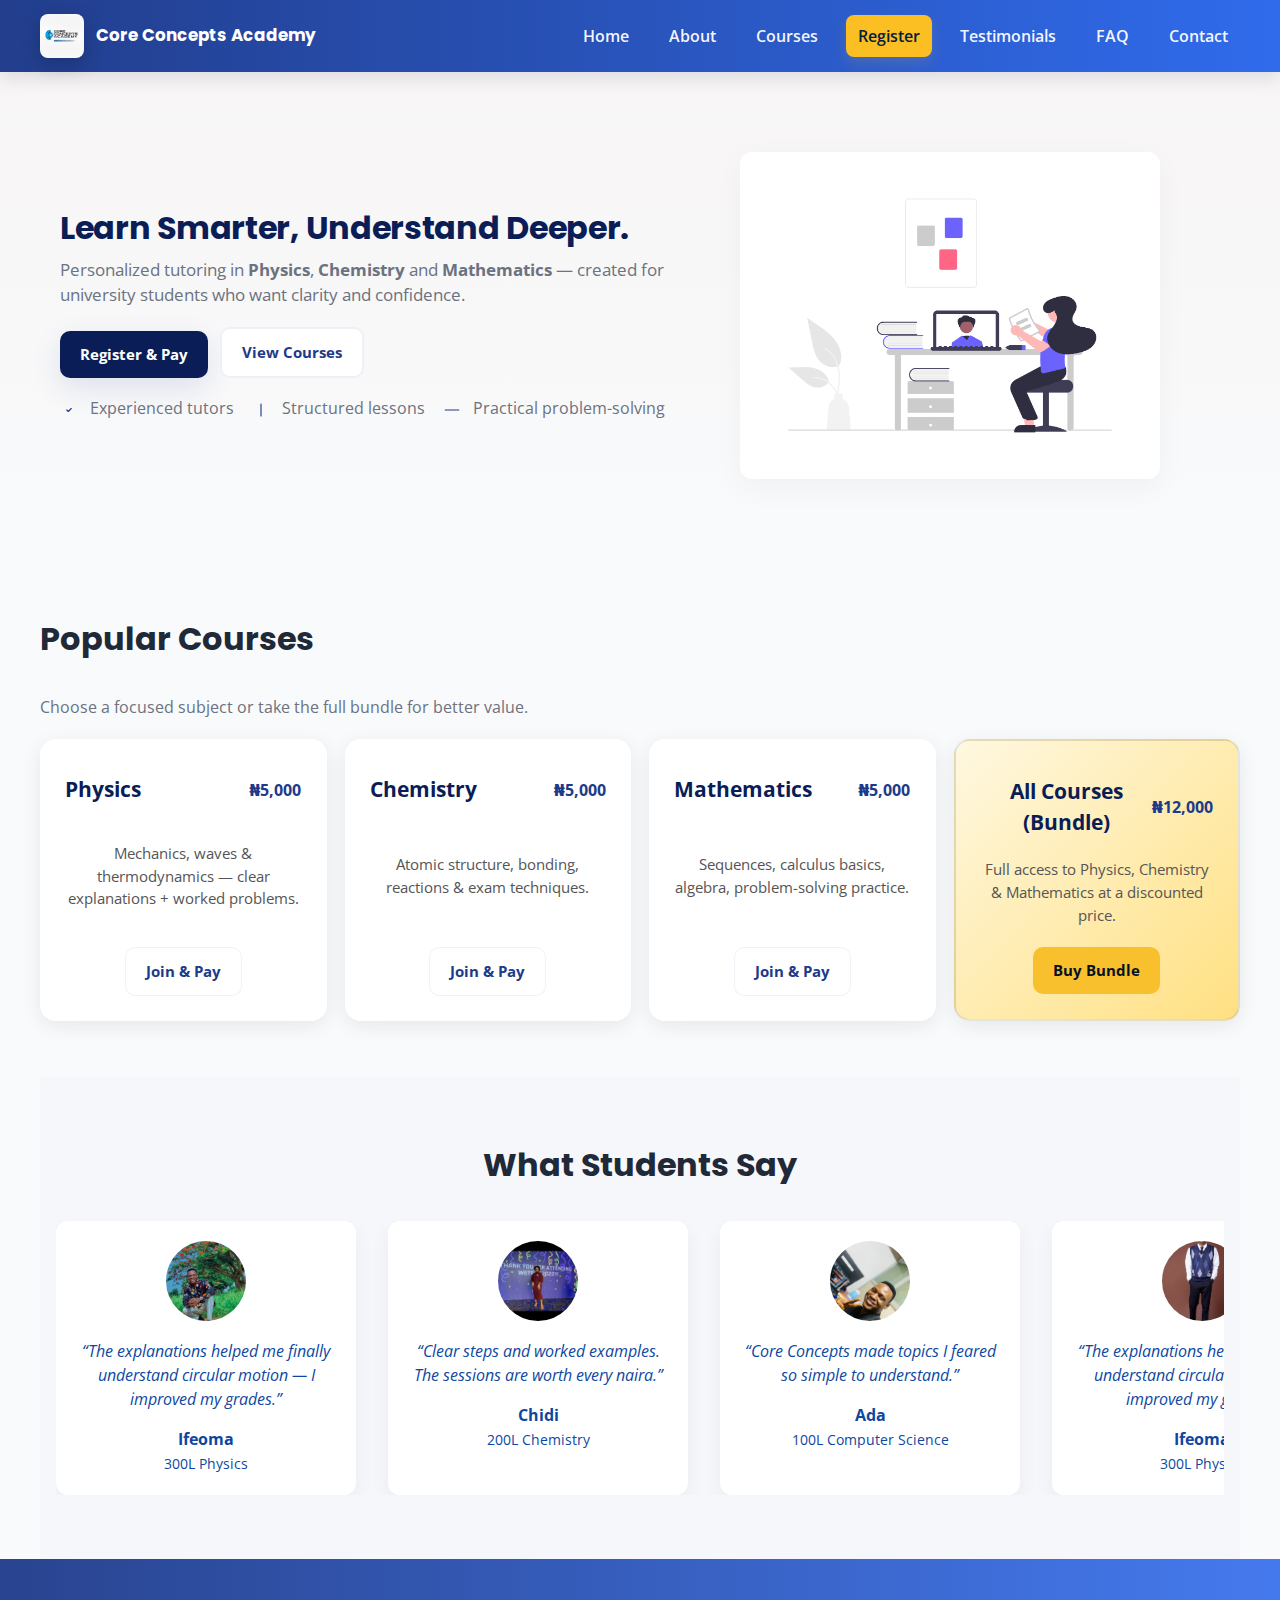
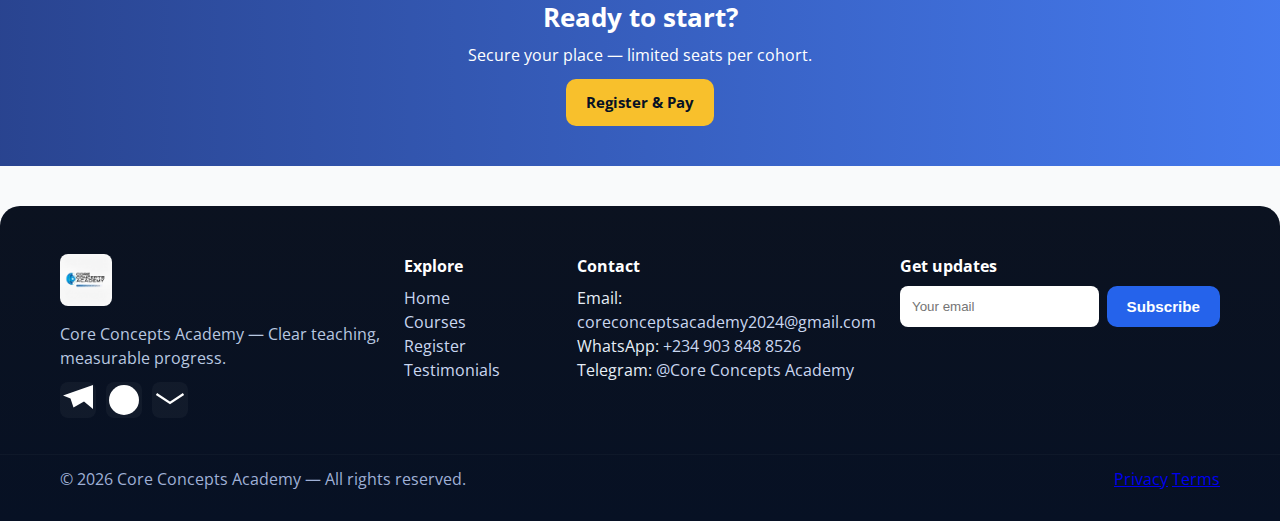
<file: index.html>
<!DOCTYPE html>
<html lang="en">
<head>
  <meta charset="utf-8" />
  <meta name="viewport" content="width=device-width,initial-scale=1" />
  <title>Core Concepts Academy — Learn Smarter</title>
  <meta name="description" content="Core Concepts Academy — Personalized online tutoring in Physics, Chemistry and Mathematics. Learn smarter, understand deeper." />

  <!-- Google Fonts -->
  <link href="https://fonts.googleapis.com/css2?family=Open+Sans:wght@300;400;600&family=Poppins:wght@600;700&display=swap" rel="stylesheet">

  <!-- CSS -->
  <link rel="stylesheet" href="assets/css/style.css">

  <!-- Favicons (optional) -->
  <link rel="icon" href="assets/images/logo.png" type="image/png">
</head>
<body>
    <!-- Header (shared) -->
  <header class="site-header" id="site-header">
    <div class="container header-inner">
      <a class="brand" href="index.html" aria-label="Core Concepts Academy">
        <img src="assets/images/logo.jpg" alt="Core Concepts Academy logo" class="brand-logo" />
        <span class="brand-name">Core Concepts Academy</span>
      </a>

      <nav class="nav" id="main-nav" aria-label="Main Navigation">
        <ul class="nav-list">
          <li><a href="index.html" class="nav-link">Home</a></li>
          <li><a href="about.html" class="nav-link">About</a></li>
          <li><a href="courses.html" class="nav-link">Courses</a></li>
          <li><a href="register.html" class="nav-link cta">Register</a></li>
          <li><a href="testimonials.html" class="nav-link">Testimonials</a></li>
          <li><a href="faq.html" class="nav-link">FAQ</a></li>
          <li><a href="contact.html" class="nav-link">Contact</a></li>
        </ul>
      </nav>

      <button class="hamburger" id="hamburger" aria-expanded="false" aria-controls="main-nav" aria-label="Open menu">
        <span class="hamburger-box"><span class="hamburger-inner"></span></span>
      </button>
    </div>
  </header>

  <!-- Hero -->
  <main>
    <section class="hero">
      <div class="container hero-grid">
        <div class="hero-content">
          <h1 class="hero-title">Learn Smarter, Understand Deeper.</h1>
          <p class="hero-sub">Personalized tutoring in <strong>Physics</strong>, <strong>Chemistry</strong> and <strong>Mathematics</strong> — created for university students who want clarity and confidence.</p>

          <div class="hero-actions">
            <a class="btn btn-primary" href="register.html">Register & Pay</a>
            <a class="btn btn-outline" href="courses.html">View Courses</a>
          </div>

          <ul class="hero-features">
            <li><svg class="icon" viewBox="0 0 24 24" aria-hidden="true"><path d="M9 12l2 2 4-4" fill="none" stroke="currentColor" stroke-width="1.5" stroke-linecap="round" stroke-linejoin="round"/></svg> Experienced tutors</li>
            <li><svg class="icon" viewBox="0 0 24 24" aria-hidden="true"><path d="M12 20V4" fill="none" stroke="currentColor" stroke-width="1.5" stroke-linecap="round" stroke-linejoin="round"/></svg> Structured lessons</li>
            <li><svg class="icon" viewBox="0 0 24 24" aria-hidden="true"><path d="M3 12h18" fill="none" stroke="currentColor" stroke-width="1.5" stroke-linecap="round" stroke-linejoin="round"/></svg> Practical problem-solving</li>
          </ul>
        </div>

        <div class="hero-visual">
          <!-- placeholder visual - replace with hero image -->
          <div class="card hero-card">
            <img src="assets/images/hero-img.png" alt="Students studying online" />
          </div>
        </div>
      </div>
    </section>

    <!-- Courses preview -->
    <section class="section container courses-preview">
      <h2 class="section-title">Popular Courses</h2>
      <p class="section-lead">Choose a focused subject or take the full bundle for better value.</p>

      <div class="cards-grid">
        <article class="course-card">
          <div class="card-head">
            <h3>Physics</h3>
            <span class="price">₦5,000</span>
          </div>
          <p class="card-body">Mechanics, waves & thermodynamics — clear explanations + worked problems.</p>
          <div class="card-footer">
            <a href="register.html?course=Physics" class="btn btn-secondary">Join & Pay</a>
          </div>
        </article>

        <article class="course-card">
          <div class="card-head">
            <h3>Chemistry</h3>
            <span class="price">₦5,000</span>
          </div>
          <p class="card-body">Atomic structure, bonding, reactions & exam techniques.</p>
          <div class="card-footer">
            <a href="register.html?course=Chemistry" class="btn btn-secondary">Join & Pay</a>
          </div>
        </article>

        <article class="course-card">
          <div class="card-head">
            <h3>Mathematics</h3>
            <span class="price">₦5,000</span>
          </div>
          <p class="card-body">Sequences, calculus basics, algebra, problem-solving practice.</p>
          <div class="card-footer">
            <a href="register.html?course=Mathematics" class="btn btn-secondary">Join & Pay</a>
          </div>
        </article>

        <article class="course-card featured">
          <div class="card-head">
            <h3>All Courses (Bundle)</h3>
            <span class="price">₦12,000</span>
          </div>
          <p class="card-body">Full access to Physics, Chemistry & Mathematics at a discounted price.</p>
          <div class="card-footer">
            <a href="register.html?course=All%20Courses" class="btn btn-accent">Buy Bundle</a>
          </div>
        </article>
      </div>
    </section>

    <!-- Testimonial preview -->
    <section class="section container testimonials-preview">
  <h2 class="section-title">What Students Say</h2>

  <div class="testimonial-slider">
    <div class="testimonial-track">
      <!-- Testimonial 1 -->
      <div class="testimonial-card">
        <img src="assets/images/students/kosi.jpg" alt="Ifeoma" class="student-photo" />
        <p class="testimonial-text">“The explanations helped me finally understand circular motion — I improved my grades.”</p>
        <h4 class="student-name">Ifeoma</h4>
        <span class="student-course">300L Physics</span>
      </div>

      <!-- Testimonial 2 -->
      <div class="testimonial-card">
        <img src="assets/images/students/ceci.jpeg" alt="Chidi" class="student-photo" />
        <p class="testimonial-text">“Clear steps and worked examples. The sessions are worth every naira.”</p>
        <h4 class="student-name">Chidi</h4>
        <span class="student-course">200L Chemistry</span>
      </div>

      <!-- Testimonial 3 -->
      <div class="testimonial-card">
        <img src="assets/images/students/dan.jpg" alt="Ada" class="student-photo" />
        <p class="testimonial-text">“Core Concepts made topics I feared so simple to understand.”</p>
        <h4 class="student-name">Ada</h4>
        <span class="student-course">100L Computer Science</span>
      </div>

       <!-- Testimonial 4 -->
      <div class="testimonial-card">
        <img src="assets/images/students/koss.jpg" alt="Ifeoma" class="student-photo" />
        <p class="testimonial-text">“The explanations helped me finally understand circular motion — I improved my grades.”</p>
        <h4 class="student-name">Ifeoma</h4>
        <span class="student-course">300L Physics</span>
      </div>

      <!-- Testimonial 5 -->
      <div class="testimonial-card">
        <img src="assets/images/students/dp.png" alt="Chidi" class="student-photo" />
        <p class="testimonial-text">“Clear steps and worked examples. The sessions are worth every naira.”</p>
        <h4 class="student-name">Chidi</h4>
        <span class="student-course">200L Chemistry</span>
      </div>

      <!-- Testimonial 6 -->
      <div class="testimonial-card">
        <img src="assets/images/students/kos.jpg" alt="Ada" class="student-photo" />
        <p class="testimonial-text">“Core Concepts made topics I feared so simple to understand.”</p>
        <h4 class="student-name">Ada</h4>
        <span class="student-course">100L Computer Science</span>
      </div>
    </div>
  </div>
</section>
     <!-- CTA -->
  <section class="final-cta section bg-gradient-strong">
    <div class="container cta-inner">
      <h2>Ready to start?</h2>
      <p>Secure your place — limited seats per cohort.</p>
      <div class="cta-buttons">
        <a class="btn btn-accent" href="register.html">Register & Pay</a>
      </div>
    </div>
  </section>
  </main>

  <!-- Footer (shared, creative) -->
  <footer class="site-footer">
    <div class="container footer-grid">
      <div class="footer-brand">
        <img src="assets/images/logo.jpg" alt="CCA logo" class="footer-logo" />
        <p class="muted">Core Concepts Academy — Clear teaching, measurable progress.</p>
       <div class="socials">
          <a href="https://t.me/+BsRczXPiluEwNjFk" aria-label="Telegram" class="social"><svg viewBox="0 0 24 24" aria-hidden="true"><path d="M22 2L2 9l5 2 2 6 7-4 6 5z" fill="currentColor"/></svg></a>
          <a href="https://wa.me/2349038488526" aria-label="WhatsApp" class="social"><svg viewBox="0 0 24 24" aria-hidden="true"><path d="M12 2a10 10 0 100 20 10 10 0 000-20z" fill="currentColor"/></svg></a>
          <a href="mailto:coreconceptsacademy2024@gmail.com" aria-label="Email" class="social"><svg viewBox="0 0 24 24" aria-hidden="true"><path d="M3 8l9 6 9-6" fill="none" stroke="currentColor" stroke-width="1.5"/></svg></a>
        </div>
      </div>

      <div class="footer-links">
        <h4>Explore</h4>
        <ul>
          <li><a href="index.html">Home</a></li>
          <li><a href="courses.html">Courses</a></li>
          <li><a href="register.html">Register</a></li>
          <li><a href="testimonials.html">Testimonials</a></li>
        </ul>
      </div>

         <div class="footer-contact">
        <h4>Contact</h4>
        <p>Email: <a href="mailto:coreconceptsacademy2024@gmail.com">coreconceptsacademy2024@gmail.com</a></p>
        <p>WhatsApp: <a href="https://wa.me/2349038488526">+234 903 848 8526</a></p>
        <p>Telegram: <a href="https://t.me/+BsRczXPiluEwNjFk">@Core Concepts Academy</a></p>
      </div>

      <div class="footer-newsletter">
        <h4>Get updates</h4>
        <form id="newsletter-form" class="newsletter-form" action="https://formspree.io/f/mrbwpqaa" method="POST">
          <label for="newsletter-email" class="sr-only">Email address</label>
          <input id="newsletter-email" type="email" name="email" placeholder="Your email" required>
          <button class="btn btn-subscribe" type="submit">Subscribe</button>
        </form>
      </div>
    </div>

    <div class="footer-bottom">
      <div class="container footer-bottom-inner">
        <p>© <span id="year"></span> Core Concepts Academy — All rights reserved.</p>
        <nav class="footer-legal">
          <a href="#">Privacy</a>
          <a href="#">Terms</a>
        </nav>
      </div>
    </div>
  </footer>

  <!-- Scripts -->
  <script src="assets/js/main.js"></script>
  <script src="assets/js/form.js"></script>
</body>
</html>
</file>
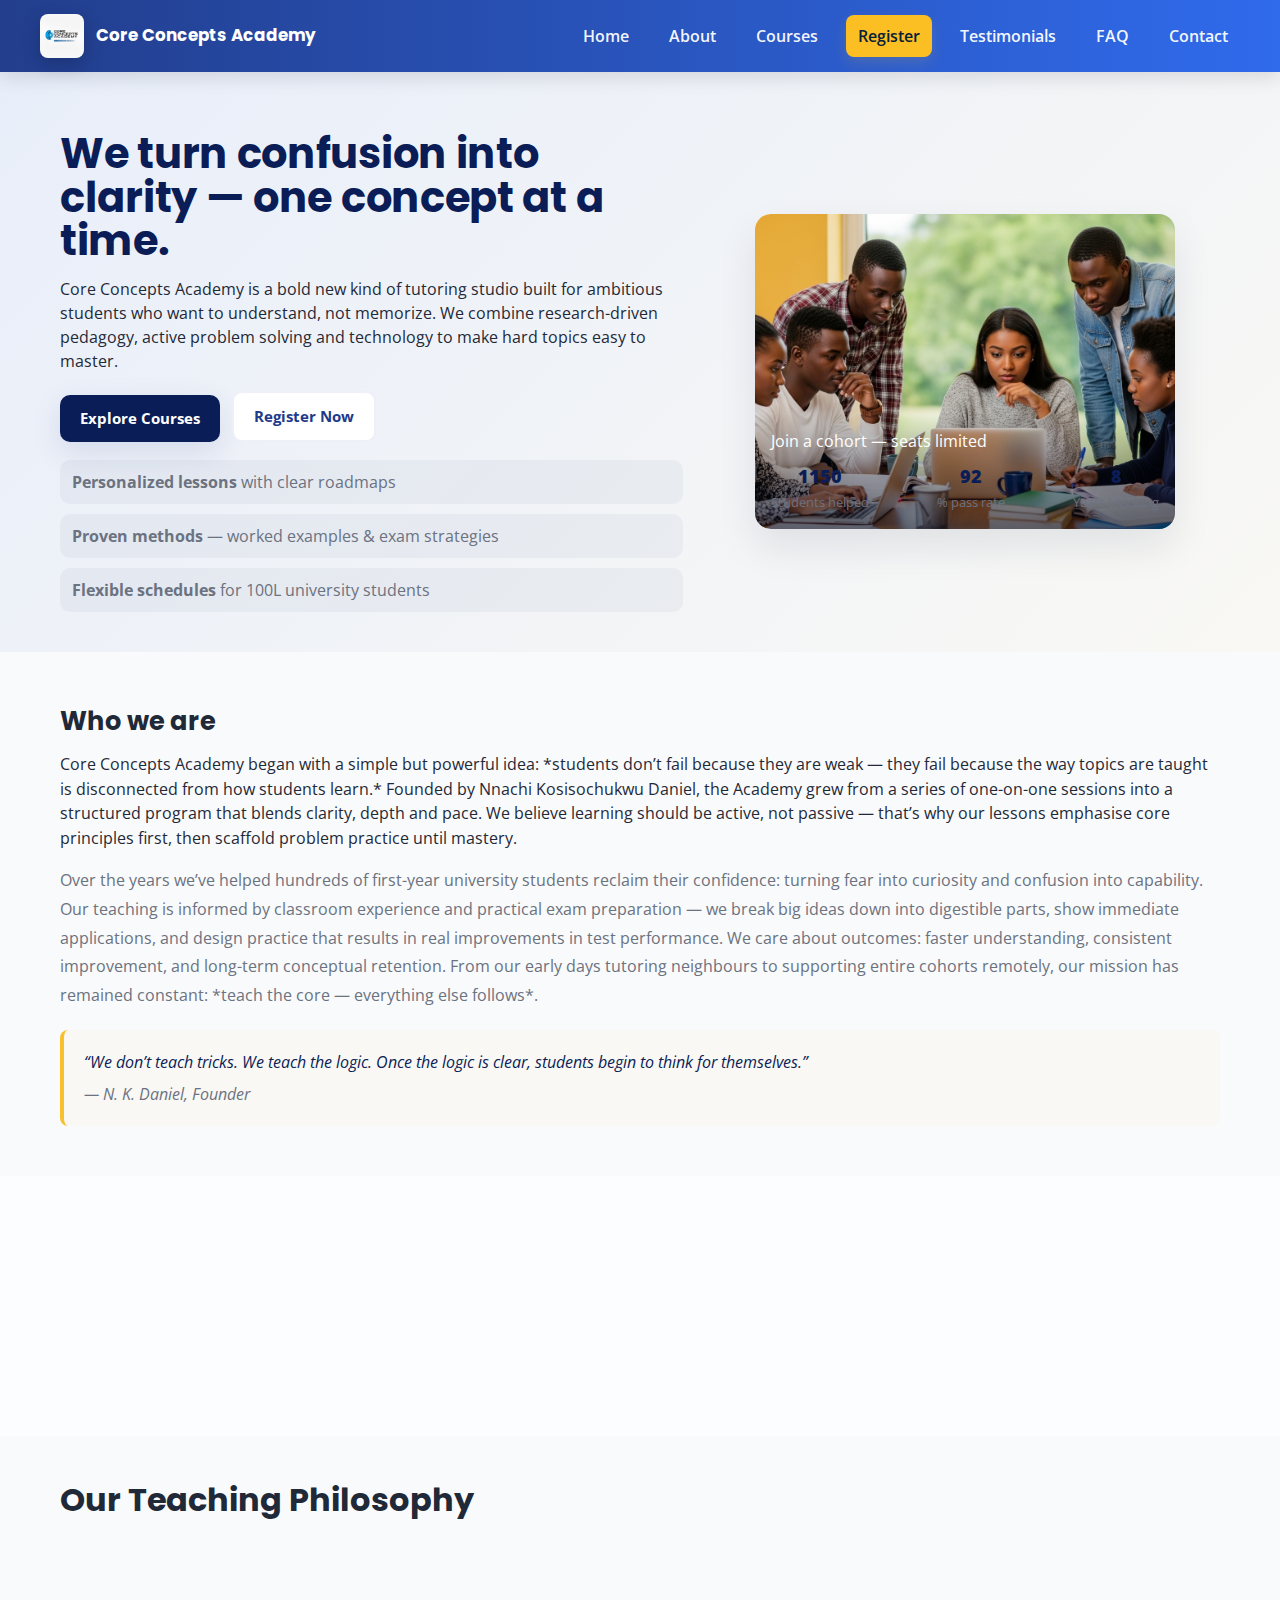
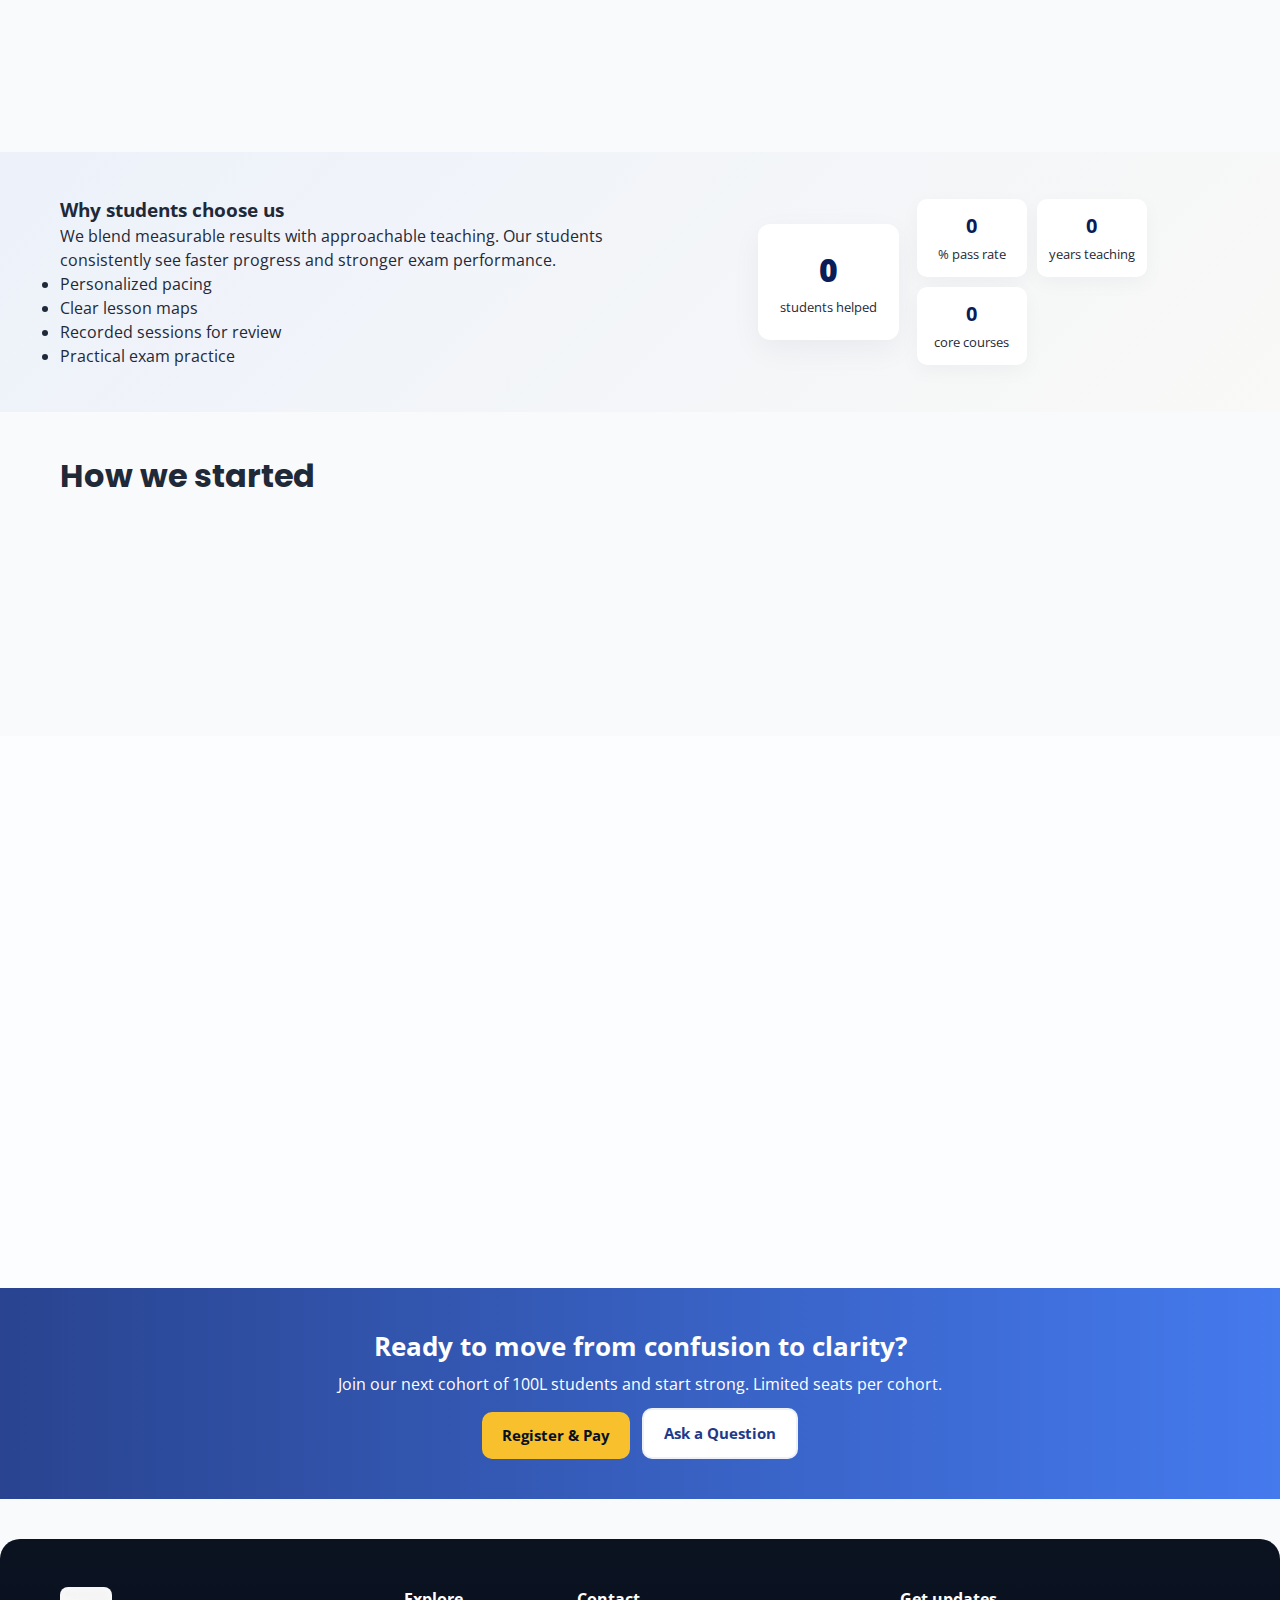
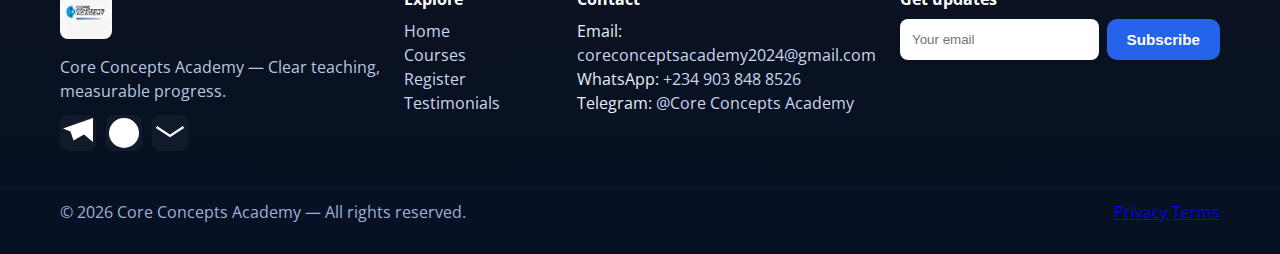
<file: about.html>
<!DOCTYPE html>
<html lang="en">
<head>
  <meta charset="UTF-8" />
  <meta name="viewport" content="width=device-width, initial-scale=1.0" />
  <meta name="description" content="About Core Concepts Academy — Learn smarter and understand deeper with personalized tutoring." />
  <meta name="keywords" content="Core Concepts Academy, tutoring, science, physics, chemistry, maths, Nigeria" />
  <title>About | Core Concepts Academy</title>

  <!-- Favicon -->
  <link rel="icon" type="image/png" href="assets/images/logo.png" />

  <!-- Google Fonts -->
  <link href="https://fonts.googleapis.com/css2?family=Poppins:wght@400;600;700&family=Open+Sans:wght@400;500&display=swap" rel="stylesheet" />

  <!-- CSS -->
  <link rel="stylesheet" href="assets/css/style.css" />
  
   
  </head>

<body>
    <!-- Header (shared) -->
  <header class="site-header" id="site-header">
    <div class="container header-inner">
      <a class="brand" href="index.html" aria-label="Core Concepts Academy">
        <img src="assets/images/logo.jpg" alt="Core Concepts Academy logo" class="brand-logo" />
        <span class="brand-name">Core Concepts Academy</span>
      </a>

      <nav class="nav" id="main-nav" aria-label="Main Navigation">
        <ul class="nav-list">
          <li><a href="index.html" class="nav-link">Home</a></li>
          <li><a href="about.html" class="nav-link">About</a></li>
          <li><a href="courses.html" class="nav-link">Courses</a></li>
          <li><a href="register.html" class="nav-link cta">Register</a></li>
          <li><a href="testimonials.html" class="nav-link">Testimonials</a></li>
          <li><a href="faq.html" class="nav-link">FAQ</a></li>
          <li><a href="contact.html" class="nav-link">Contact</a></li>
        </ul>
      </nav>

      <button class="hamburger" id="hamburger" aria-expanded="false" aria-controls="main-nav" aria-label="Open menu">
        <span class="hamburger-box"><span class="hamburger-inner"></span></span>
      </button>
    </div>
  </header>
<!-- about.html main content -->
<main class="about-page modern-about">

  <!-- HERO -->
  <section class="about-hero bg-gradient">
    <div class="container hero-inner">
      <div class="hero-left">
        <h1 class="hero-title">We turn confusion into clarity — one concept at a time.</h1>
        <p class="hero-lead">
          Core Concepts Academy is a bold new kind of tutoring studio built for ambitious students who want to understand, not memorize.
          We combine research-driven pedagogy, active problem solving and technology to make hard topics easy to master.
        </p>

        <div class="hero-ctas">
          <a class="btn btn-primary" href="courses.html">Explore Courses</a>
          <a class="btn btn-outline" href="register.html">Register Now</a>
        </div>

        <ul class="hero-highlights">
          <li><strong>Personalized lessons</strong> with clear roadmaps</li>
          <li><strong>Proven methods</strong> — worked examples & exam strategies</li>
          <li><strong>Flexible schedules</strong> for 100L university students</li>
        </ul>
      </div>

      <div class="hero-right">
        <div class="hero-card">
          <img src="assets/images/classroom.jpeg" alt="Students learning" class="hero-image">
          <div class="hero-card-overlay">
            <p class="small">Join a cohort — seats limited</p>
            <div class="stat-row">
              <div class="stat">
                <span class="counter" data-target="1200">0</span>
                <small>Students helped</small>
              </div>
              <div class="stat">
                <span class="counter" data-target="95">0</span>
                <small>% pass rate</small>
              </div>
              <div class="stat">
                <span class="counter" data-target="8">0</span>
                <small>Years teaching</small>
              </div>
            </div>
          </div>
        </div>
      </div>
    </div>
  </section>

  <!-- WHO WE ARE (long, visionary) -->
  <section class="who-we-are section">
    <div class="container">
      <h2 class="section-title">Who we are</h2>
      <p class="lead">
        Core Concepts Academy began with a simple but powerful idea: *students don’t fail because they are weak — they fail because the way topics are taught is disconnected from how students learn.*  
        Founded by Nnachi Kosisochukwu Daniel, the Academy grew from a series of one-on-one sessions into a structured program that blends clarity, depth and pace. We believe learning should be active, not passive — that’s why our lessons emphasise core principles first, then scaffold problem practice until mastery.
      </p>

      <p class="story">
        Over the years we’ve helped hundreds of first-year university students reclaim their confidence: turning fear into curiosity and confusion into capability. Our teaching is informed by classroom experience and practical exam preparation — we break big ideas down into digestible parts, show immediate applications, and design practice that results in real improvements in test performance.  
        We care about outcomes: faster understanding, consistent improvement, and long-term conceptual retention. From our early days tutoring neighbours to supporting entire cohorts remotely, our mission has remained constant: *teach the core — everything else follows*.
      </p>

      <div class="quote-card">
        <blockquote>
          “We don’t teach tricks. We teach the logic. Once the logic is clear, students begin to think for themselves.”  
        </blockquote>
        <cite>— N. K. Daniel, Founder</cite>
      </div>
    </div>
  </section>

  <!-- MISSION / VISION -->
  <section class="mission-vision section bg-soft">
    <div class="container grid-2">
      <div class="card animate-in">
        <h3>Our Mission</h3>
        <p>
          To make difficult topics accessible through sharp explanations, deliberate practice and mentorship — empowering 100L students to build a solid academic foundation.
        </p>
      </div>

      <div class="card animate-in" style="--delay:0.15s">
        <h3>Our Vision</h3>
        <p>
          To become the go-to academic growth partner across West Africa — where students move from confusion to clarity, and do so with confidence and speed.
        </p>
      </div>
    </div>
  </section>

  <!-- TEACHING PHILOSOPHY -->
  <section class="teaching-philosophy section">
    <div class="container">
      <h2 class="section-title">Our Teaching Philosophy</h2>

      <div class="philosophy-grid">
        <div class="philo-card animate-in">
          <h4>Concept First</h4>
          <p>We explain the core idea before we practice. Understanding the 'why' makes the 'how' intuitive.</p>
        </div>

        <div class="philo-card animate-in" style="--delay:0.12s">
          <h4>Active Problem Solving</h4>
          <p>Students solve progressively harder problems under guidance — retention grows with deliberate practice.</p>
        </div>

        <div class="philo-card animate-in" style="--delay:0.24s">
          <h4>Exam Alignment</h4>
          <p>We teach the techniques that work in exams: structured answers, time-saving shortcuts, and common pitfalls to avoid.</p>
        </div>

        <div class="philo-card animate-in" style="--delay:0.36s">
          <h4>Feedback Loop</h4>
          <p>Short, focused feedback that helps students iterate and get better week-by-week.</p>
        </div>
      </div>
    </div>
  </section>

  <!-- NUMBERS & TRUST -->
  <section class="numbers section bg-gradient-soft">
    <div class="container numbers-inner">
      <div class="numbers-left">
        <h3>Why students choose us</h3>
        <p>We blend measurable results with approachable teaching. Our students consistently see faster progress and stronger exam performance.</p>
        <ul class="reasons">
          <li>Personalized pacing</li>
          <li>Clear lesson maps</li>
          <li>Recorded sessions for review</li>
          <li>Practical exam practice</li>
        </ul>
      </div>

      <div class="numbers-right">
        <div class="stat-big">
          <span class="counter" data-target="1200">0</span>
          <small>students helped</small>
        </div>
        <div class="stat-grid">
          <div class="mini-stat">
            <span class="counter" data-target="95">0</span>
            <small>% pass rate</small>
          </div>
          <div class="mini-stat">
            <span class="counter" data-target="8">0</span>
            <small>years teaching</small>
          </div>
          <div class="mini-stat">
            <span class="counter" data-target="3">0</span>
            <small>core courses</small>
          </div>
        </div>
      </div>
    </div>
  </section>

  <!-- TIMELINE / HOW WE STARTED -->
  <section class="timeline section">
    <div class="container">
      <h2 class="section-title">How we started</h2>
      <div class="timeline-grid">
        <div class="timeline-item animate-in">
          <span class="year">2017</span>
          <h4>First tutoring sessions</h4>
          <p>Small groups, one-on-one explanations — the seed for a better way to teach.</p>
        </div>

        <div class="timeline-item animate-in" style="--delay:0.12s">
          <span class="year">2019</span>
          <h4>Structured curriculum</h4>
          <p>Lessons were formalized into modules, with problem sets and progress checks.</p>
        </div>

        <div class="timeline-item animate-in" style="--delay:0.24s">
          <span class="year">2022</span>
          <h4>Online expansion</h4>
          <p>We took the curriculum online — reaching students across states with recorded sessions.</p>
        </div>

        <div class="timeline-item animate-in" style="--delay:0.36s">
          <span class="year">2025</span>
          <h4>Growing community</h4>
          <p>Hundreds of students and a stronger outcomes-driven approach.</p>
        </div>
      </div>
    </div>
  </section>

  <!-- FOUNDER (visionary tone) -->
  <section class="founder section bg-soft">
    <div class="container founder-inner">
      <div class="founder-media animate-in">
        <div class="founder-photo">
          <img src="assets/images/dp.png" alt="Nnachi Kosisochukwu Daniel">
        </div>
      </div>

      <div class="founder-bio animate-in" style="--delay:0.12s">
        <h2>Meet the founder</h2>
        <h3>Nnachi Kosisochukwu Daniel</h3>
        <p class="founder-lead">
          A visionary tutor and tech-minded educator, Nnachi believes that strong fundamentals and digital tools can transform learning across Africa.
        </p>

        <p>
          Nnachi graduated in Computer Science from the University of Nigeria, Nsukka and began teaching because he saw how capable students struggled with presentation and structure — not intelligence.
          He builds lessons that prioritize reasoning, context and exam-readiness. Beyond tutoring, he builds digital tools to help students review faster, track progress, and practice with purpose.
        </p>

        <p>
          Under his leadership the Academy focuses on outcomes: clear concept maps, measurable progress, and a culture of curiosity.
        </p>

        <div class="founder-cta">
          <a href="register.html" class="btn btn-primary">Register for a session</a>
          <a href="contact.html" class="btn btn-outline">Contact the founder</a>
        </div>
      </div>
    </div>
  </section>

  <!-- CTA -->
  <section class="final-cta section bg-gradient-strong">
    <div class="container cta-inner">
      <h2>Ready to move from confusion to clarity?</h2>
      <p>Join our next cohort of 100L students and start strong. Limited seats per cohort.</p>
      <div class="cta-buttons">
        <a class="btn btn-accent" href="register.html">Register & Pay</a>
        <a class="btn btn-outline" href="contact.html">Ask a Question</a>
      </div>
    </div>
  </section>

</main>


  <!-- Footer (shared, creative) -->
  <footer class="site-footer">
    <div class="container footer-grid">
      <div class="footer-brand">
        <img src="assets/images/logo.jpg" alt="CCA logo" class="footer-logo" />
        <p class="muted">Core Concepts Academy — Clear teaching, measurable progress.</p>
        <div class="socials">
          <a href="https://t.me/+BsRczXPiluEwNjFk" aria-label="Telegram" class="social"><svg viewBox="0 0 24 24" aria-hidden="true"><path d="M22 2L2 9l5 2 2 6 7-4 6 5z" fill="currentColor"/></svg></a>
          <a href="https://wa.me/2349038488526" aria-label="WhatsApp" class="social"><svg viewBox="0 0 24 24" aria-hidden="true"><path d="M12 2a10 10 0 100 20 10 10 0 000-20z" fill="currentColor"/></svg></a>
          <a href="mailto:coreconceptsacademy2024@gmail.com" aria-label="Email" class="social"><svg viewBox="0 0 24 24" aria-hidden="true"><path d="M3 8l9 6 9-6" fill="none" stroke="currentColor" stroke-width="1.5"/></svg></a>
        </div>
      </div>

      <div class="footer-links">
        <h4>Explore</h4>
        <ul>
          <li><a href="index.html">Home</a></li>
          <li><a href="courses.html">Courses</a></li>
          <li><a href="register.html">Register</a></li>
          <li><a href="testimonials.html">Testimonials</a></li>
        </ul>
      </div>

      <div class="footer-contact">
        <h4>Contact</h4>
        <p>Email: <a href="mailto:coreconceptsacademy2024@gmail.com">coreconceptsacademy2024@gmail.com</a></p>
        <p>WhatsApp: <a href="https://wa.me/2349038488526">+234 903 848 8526</a></p>
        <p>Telegram: <a href="https://t.me/+BsRczXPiluEwNjFk">@Core Concepts Academy</a></p>
      </div>

      <div class="footer-newsletter">
        <h4>Get updates</h4>
        <form id="newsletter-form" class="newsletter-form" action="https://formspree.io/f/mrbwpqaa" method="POST">
          <label for="newsletter-email" class="sr-only">Email address</label>
          <input id="newsletter-email" type="email" name="email" placeholder="Your email" required>
          <button class="btn btn-subscribe" type="submit">Subscribe</button>
        </form>
      </div>
    </div>

    <div class="footer-bottom">
      <div class="container footer-bottom-inner">
        <p>© <span id="year"></span> Core Concepts Academy — All rights reserved.</p>
        <nav class="footer-legal">
          <a href="#">Privacy</a>
          <a href="#">Terms</a>
        </nav>
      </div>
    </div>
  </footer>

<script src="assets/js/main.js"></script>
</body>
</html>
</file>
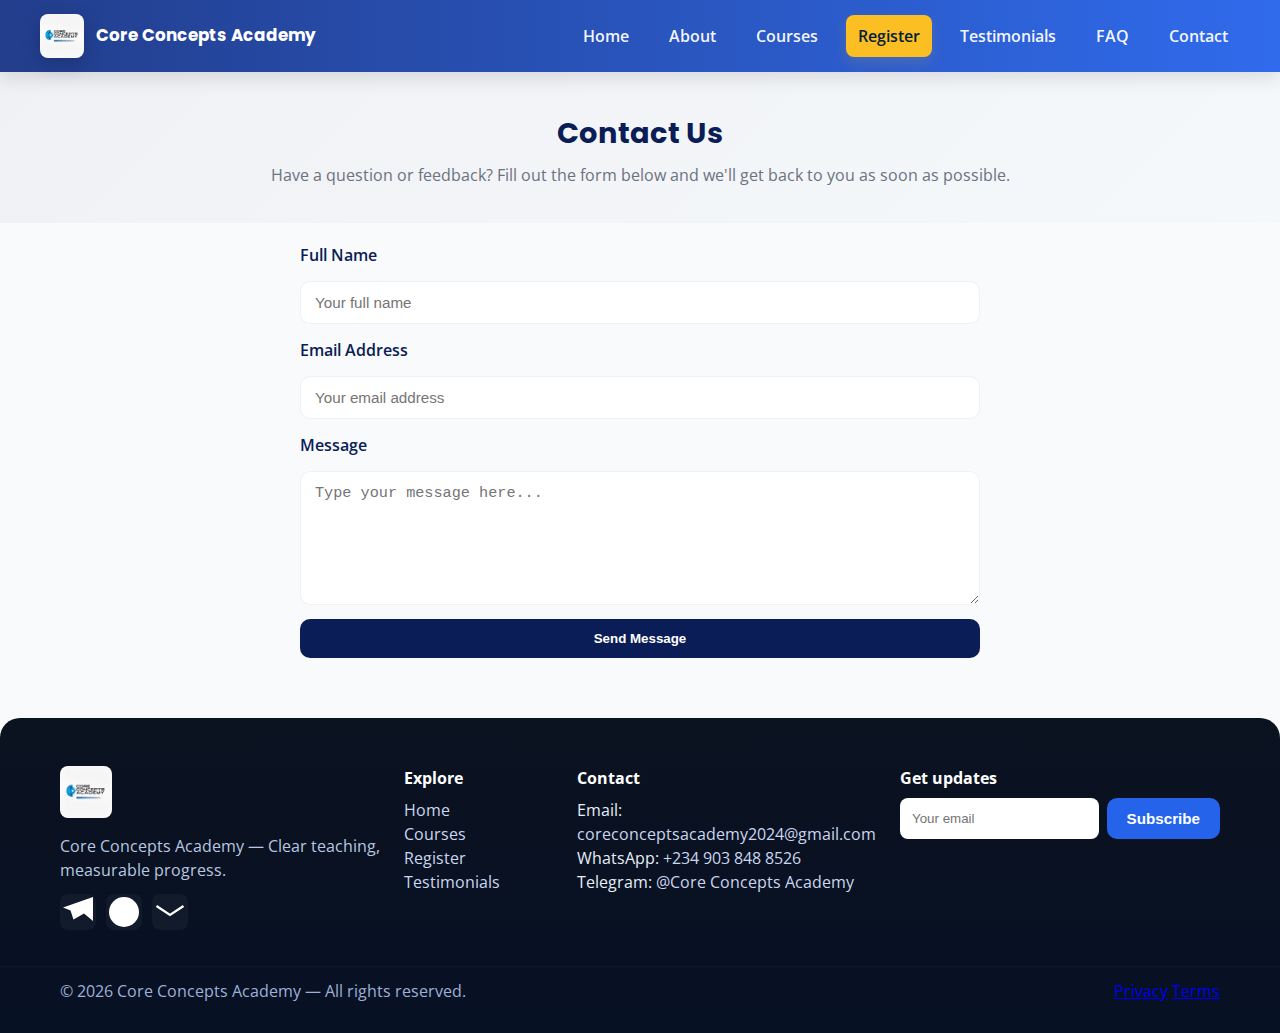
<file: contact.html>
<!DOCTYPE html>
<html lang="en">
<head>
  <meta charset="utf-8" />
  <meta name="viewport" content="width=device-width,initial-scale=1" />
  <title>Contact page | Core Concepts Academy</title>
  <meta name="description" content="Contact Core Concepts Academy for questions, support, or feedback." />

  <!-- Fonts (Google) -->
  <link href="https://fonts.googleapis.com/css2?family=Poppins:wght@600;700&family=Open+Sans:wght@300;400;600&display=swap" rel="stylesheet">

  <!-- Styles -->
  <link rel="stylesheet" href="assets/css/style.css">
</head>
<body>
      <!-- Header (shared) -->
  <header class="site-header" id="site-header">
    <div class="container header-inner">
      <a class="brand" href="index.html" aria-label="Core Concepts Academy">
        <img src="assets/images/logo.jpg" alt="Core Concepts Academy logo" class="brand-logo" />
        <span class="brand-name">Core Concepts Academy</span>
      </a>

      <nav class="nav" id="main-nav" aria-label="Main Navigation">
        <ul class="nav-list">
          <li><a href="index.html" class="nav-link">Home</a></li>
          <li><a href="about.html" class="nav-link">About</a></li>
          <li><a href="courses.html" class="nav-link">Courses</a></li>
          <li><a href="register.html" class="nav-link cta">Register</a></li>
          <li><a href="testimonials.html" class="nav-link">Testimonials</a></li>
          <li><a href="faq.html" class="nav-link">FAQ</a></li>
          <li><a href="contact.html" class="nav-link">Contact</a></li>
        </ul>
      </nav>

      <button class="hamburger" id="hamburger" aria-expanded="false" aria-controls="main-nav" aria-label="Open menu">
        <span class="hamburger-box"><span class="hamburger-inner"></span></span>
      </button>
    </div>
  </header>

    <main class="contact-page">
    <!-- Hero -->
    <section class="contact-hero">
      <h1>Contact Us</h1>
      <p>Have a question or feedback? Fill out the form below and we'll get back to you as soon as possible.</p>
    </section>

    <!-- Contact Form -->
    <section class="contact-section">
      <form id="contact-form" class="contact-form" action="https://formspree.io/f/mrbwpqaa" method="POST">
        <label for="name">Full Name</label>
        <input type="text" id="name" name="name" required placeholder="Your full name">

        <label for="email">Email Address</label>
        <input type="email" id="email" name="email" required placeholder="Your email address">

        <label for="message">Message</label>
        <textarea id="message" name="message" rows="6" required placeholder="Type your message here..."></textarea>

        <button type="submit">Send Message</button>

        <p id="form-success" class="feedback-msg feedback-success">✅ Your message has been sent successfully!</p>
        <p id="form-error" class="feedback-msg feedback-error">❌ Oops! Something went wrong. Please try again.</p>
      </form>
    </section>
  </main>

  <!-- Footer (shared, creative) -->
  <footer class="site-footer">
    <div class="container footer-grid">
      <div class="footer-brand">
        <img src="assets/images/logo.jpg" alt="CCA logo" class="footer-logo" />
        <p class="muted">Core Concepts Academy — Clear teaching, measurable progress.</p>
        <div class="socials">
          <a href="https://t.me/+BsRczXPiluEwNjFk" aria-label="Telegram" class="social"><svg viewBox="0 0 24 24" aria-hidden="true"><path d="M22 2L2 9l5 2 2 6 7-4 6 5z" fill="currentColor"/></svg></a>
          <a href="https://wa.me/2349038488526" aria-label="WhatsApp" class="social"><svg viewBox="0 0 24 24" aria-hidden="true"><path d="M12 2a10 10 0 100 20 10 10 0 000-20z" fill="currentColor"/></svg></a>
          <a href="mailto:coreconceptsacademy2024@gmail.com" aria-label="Email" class="social"><svg viewBox="0 0 24 24" aria-hidden="true"><path d="M3 8l9 6 9-6" fill="none" stroke="currentColor" stroke-width="1.5"/></svg></a>
        </div>
      </div>

      <div class="footer-links">
        <h4>Explore</h4>
        <ul>
          <li><a href="index.html">Home</a></li>
          <li><a href="courses.html">Courses</a></li>
          <li><a href="register.html">Register</a></li>
          <li><a href="testimonials.html">Testimonials</a></li>
        </ul>
      </div>

         <div class="footer-contact">
        <h4>Contact</h4>
        <p>Email: <a href="mailto:coreconceptsacademy2024@gmail.com">coreconceptsacademy2024@gmail.com</a></p>
       <p>WhatsApp: <a href="https://wa.me/2349038488526">+234 903 848 8526</a></p>
        <p>Telegram: <a href="https://t.me/+BsRczXPiluEwNjFk">@Core Concepts Academy</a></p>
      </div>

      <div class="footer-newsletter">
        <h4>Get updates</h4>
        <form id="newsletter-form" class="newsletter-form" action="https://formspree.io/f/mrbwpqaa" method="POST">
          <label for="newsletter-email" class="sr-only">Email address</label>
          <input id="newsletter-email" type="email" name="email" placeholder="Your email" required>
          <button class="btn btn-subscribe" type="submit">Subscribe</button>
        </form>
      </div>
    </div>

    <div class="footer-bottom">
      <div class="container footer-bottom-inner">
        <p>© <span id="year"></span> Core Concepts Academy — All rights reserved.</p>
        <nav class="footer-legal">
          <a href="#">Privacy</a>
          <a href="#">Terms</a>
        </nav>
      </div>
    </div>
  </footer>

<script src="assets/js/main.js"></script>
</body>
</html>
</file>
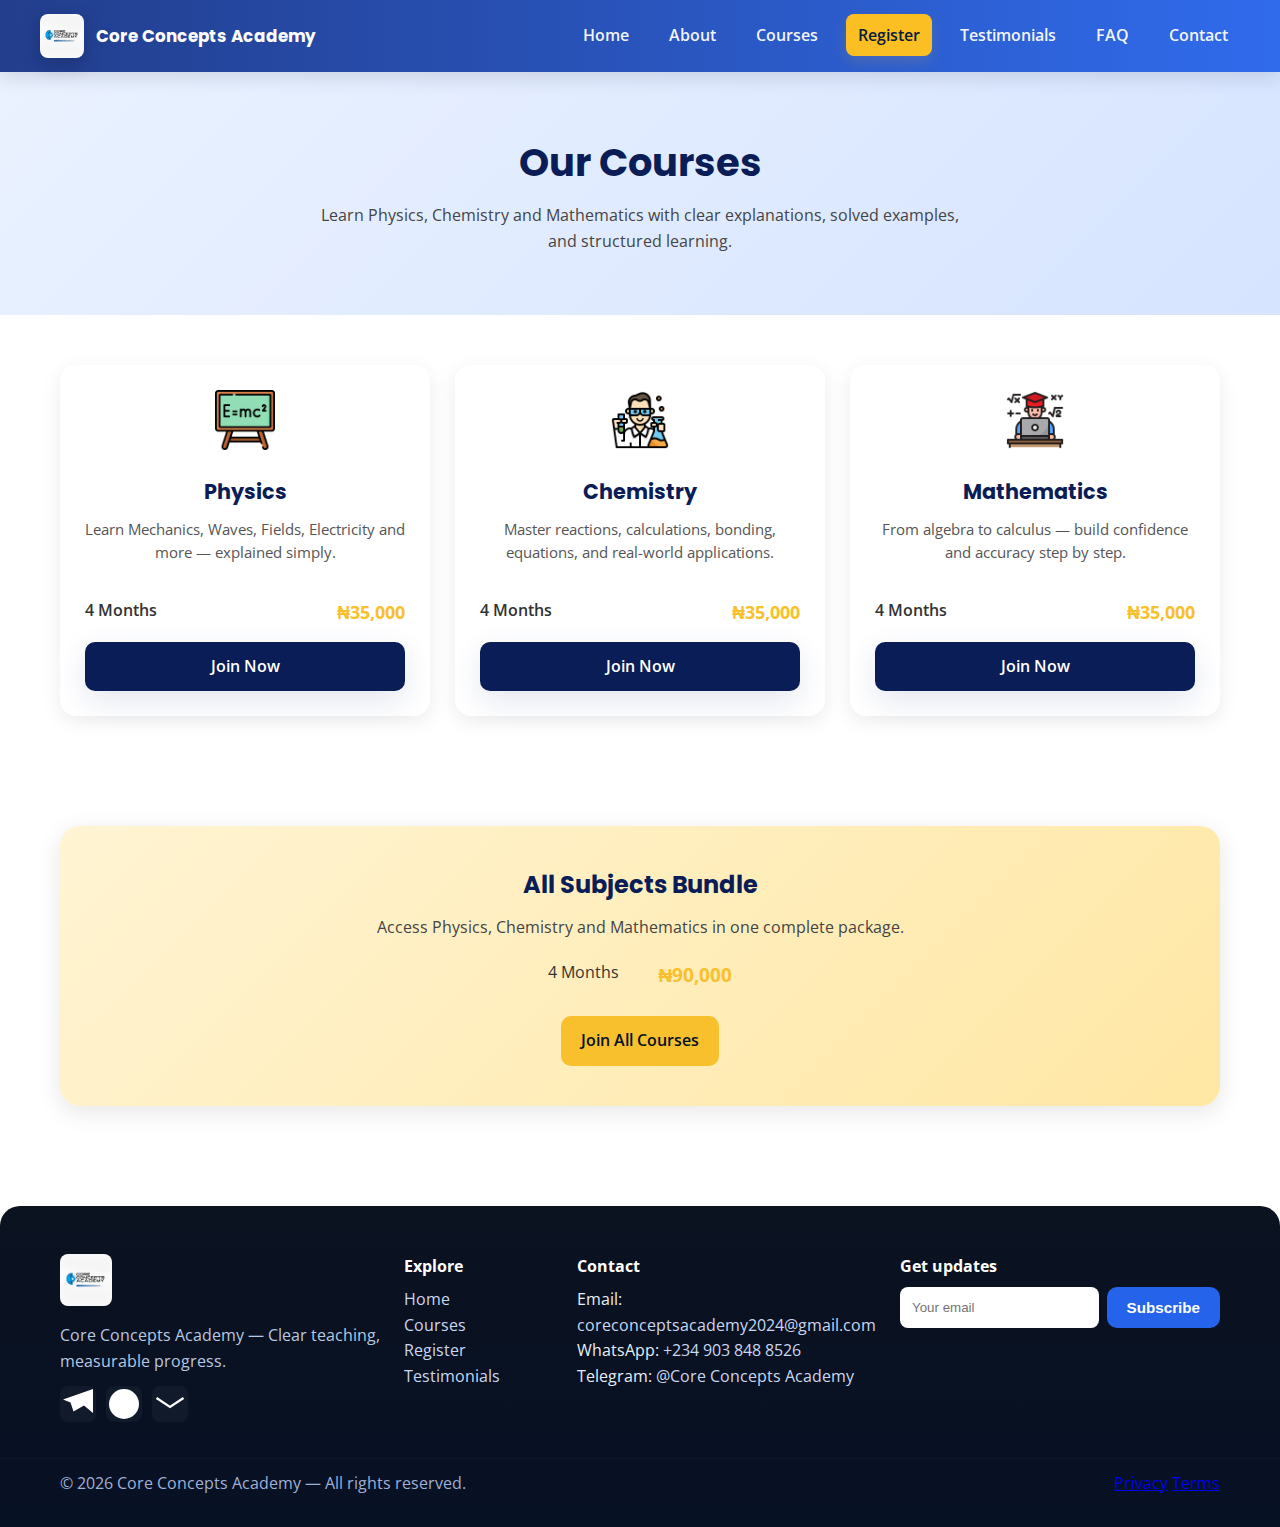
<file: courses.html>
<!DOCTYPE html>
<html lang="en">
<head>
  <meta charset="UTF-8">
  <meta name="viewport" content="width=device-width, initial-scale=1.0">
  <meta name="description" content="Explore our courses at Core Concepts Academy — Physics, Chemistry, Mathematics, and complete bundles for deep learning.">
  <meta name="keywords" content="Core Concepts Academy, tutoring, courses, Physics, Chemistry, Mathematics, online learning, Nigeria">
  <title>Courses | Core Concepts Academy</title>

  <!-- Favicon -->
  <link rel="icon" type="image/png" href="assets/images/logo.png">

  <!-- Google Fonts -->
  <link href="https://fonts.googleapis.com/css2?family=Poppins:wght@400;600;700&family=Open+Sans:wght@400;500&display=swap" rel="stylesheet">

  <!-- CSS -->
  <link rel="stylesheet" href="assets/css/style.css">

  <!-- CSS Variables -->
  <style>
    :root {
      --primary: #0A1D56;
      --secondary: #3FA9F5;
      --accent: #F8C02C;
      --background: #FFFFFF;
      --dark: #333333;
      --muted: #666666;
      --light-blue: #E8F3FF;
    }

    body {
      font-family: 'Open Sans', sans-serif;
      color: var(--dark);
      background: var(--background);
      margin: 0;
      padding: 0;
      line-height: 1.6;
      overflow-x: hidden;
    }

    h1, h2, h3 {
      font-family: 'Poppins', sans-serif;
      color: var(--primary);
    }

    h1{
        text-align: center;
    }

    .section {
      padding: 80px 20px;
    }

    .container {
      max-width: 1200px;
      margin: 0 auto;
    }
  </style>
</head>

<body>
  <!-- Header (shared) -->
  <header class="site-header" id="site-header">
    <div class="container header-inner">
      <a class="brand" href="index.html" aria-label="Core Concepts Academy">
        <img src="assets/images/logo.jpg" alt="Core Concepts Academy logo" class="brand-logo" />
        <span class="brand-name">Core Concepts Academy</span>
      </a>

      <nav class="nav" id="main-nav" aria-label="Main Navigation">
        <ul class="nav-list">
          <li><a href="index.html" class="nav-link">Home</a></li>
          <li><a href="about.html" class="nav-link">About</a></li>
          <li><a href="courses.html" class="nav-link">Courses</a></li>
          <li><a href="register.html" class="nav-link cta">Register</a></li>
          <li><a href="testimonials.html" class="nav-link">Testimonials</a></li>
          <li><a href="faq.html" class="nav-link">FAQ</a></li>
          <li><a href="contact.html" class="nav-link">Contact</a></li>
        </ul>
      </nav>

      <button class="hamburger" id="hamburger" aria-expanded="false" aria-controls="main-nav" aria-label="Open menu">
        <span class="hamburger-box"><span class="hamburger-inner"></span></span>
      </button>
    </div>
  </header>   
<main class="courses-page">

  <!-- Hero Section -->
  <section class="courses-hero">
    <div class="container">
      <h1>Our Courses</h1>
      <p>Learn Physics, Chemistry and Mathematics with clear explanations, solved examples, and structured learning.</p>
    </div>
  </section>

  <!-- Courses Grid -->
  <section class="container courses-section">
    <div class="courses-grid">

      <!-- Physics -->
      <div class="course-card">
        <img src="assets/images/relativity.png" alt="Physics" class="course-icon">
        <h3>Physics</h3>
        <p>Learn Mechanics, Waves, Fields, Electricity and more — explained simply.</p>
        <div class="course-meta">
          <span>4 Months</span>
          <span class="price">₦35,000</span>
        </div>
        <a href="register.html?course=physics" class="btn-primary">Join Now</a>
      </div>

      <!-- Chemistry -->
      <div class="course-card">
        <img src="assets/images/biochemist.png" alt="Chemistry" class="course-icon">
        <h3>Chemistry</h3>
        <p>Master reactions, calculations, bonding, equations, and real-world applications.</p>
        <div class="course-meta">
          <span>4 Months</span>
          <span class="price">₦35,000</span>
        </div>
        <a href="register.html?course=chemistry" class="btn-primary">Join Now</a>
      </div>

      <!-- Mathematics -->
      <div class="course-card">
        <img src="assets/images/integration.png" alt="Mathematics" class="course-icon">
        <h3>Mathematics</h3>
        <p>From algebra to calculus — build confidence and accuracy step by step.</p>
        <div class="course-meta">
          <span>4 Months</span>
          <span class="price">₦35,000</span>
        </div>
        <a href="register.html?course=mathematics" class="btn-primary">Join Now</a>
      </div>

    </div>
  </section>

  <!-- Bundle Package -->
  <section class="container bundle-section">
    <div class="bundle-card">
      <h2>All Subjects Bundle</h2>
      <p>Access Physics, Chemistry and Mathematics in one complete package.</p>

      <div class="bundle-meta">
        <span>4 Months</span>
        <span class="price">₦90,000</span>
      </div>

      <a href="register.html?course=all" class="btn-accent">Join All Courses</a>
    </div>
  </section>

</main>

 <!-- Footer (shared, creative) -->
  <footer class="site-footer">
    <div class="container footer-grid">
      <div class="footer-brand">
        <img src="assets/images/logo.jpg" alt="CCA logo" class="footer-logo" />
        <p class="muted">Core Concepts Academy — Clear teaching, measurable progress.</p>
        <div class="socials">
          <a href="https://t.me/+BsRczXPiluEwNjFk" aria-label="Telegram" class="social"><svg viewBox="0 0 24 24" aria-hidden="true"><path d="M22 2L2 9l5 2 2 6 7-4 6 5z" fill="currentColor"/></svg></a>
          <a href="https://wa.me/2349038488526" aria-label="WhatsApp" class="social"><svg viewBox="0 0 24 24" aria-hidden="true"><path d="M12 2a10 10 0 100 20 10 10 0 000-20z" fill="currentColor"/></svg></a>
          <a href="mailto:coreconceptsacademy2024@gmail.com" aria-label="Email" class="social"><svg viewBox="0 0 24 24" aria-hidden="true"><path d="M3 8l9 6 9-6" fill="none" stroke="currentColor" stroke-width="1.5"/></svg></a>
        </div>
      </div>

      <div class="footer-links">
        <h4>Explore</h4>
        <ul>
          <li><a href="index.html">Home</a></li>
          <li><a href="courses.html">Courses</a></li>
          <li><a href="register.html">Register</a></li>
          <li><a href="testimonials.html">Testimonials</a></li>
        </ul>
      </div>

        <div class="footer-contact">
        <h4>Contact</h4>
        <p>Email: <a href="mailto:coreconceptsacademy2024@gmail.com">coreconceptsacademy2024@gmail.com</a></p>
        <p>WhatsApp: <a href="https://wa.me/2349038488526">+234 903 848 8526</a></p>
        <p>Telegram: <a href="https://t.me/+BsRczXPiluEwNjFk">@Core Concepts Academy</a></p>
      </div>

      <div class="footer-newsletter">
        <h4>Get updates</h4>
        <form id="newsletter-form" class="newsletter-form" action="https://formspree.io/f/mrbwpqaa" method="POST">
          <label for="newsletter-email" class="sr-only">Email address</label>
          <input id="newsletter-email" type="email" name="email" placeholder="Your email" required>
          <button class="btn btn-subscribe" type="submit">Subscribe</button>
        </form>
      </div>
    </div>

    <div class="footer-bottom">
      <div class="container footer-bottom-inner">
        <p>© <span id="year"></span> Core Concepts Academy — All rights reserved.</p>
        <nav class="footer-legal">
          <a href="#">Privacy</a>
          <a href="#">Terms</a>
        </nav>
      </div>
    </div>
  </footer>

<script src="assets/js/main.js"></script>
</body>
</html>
</file>
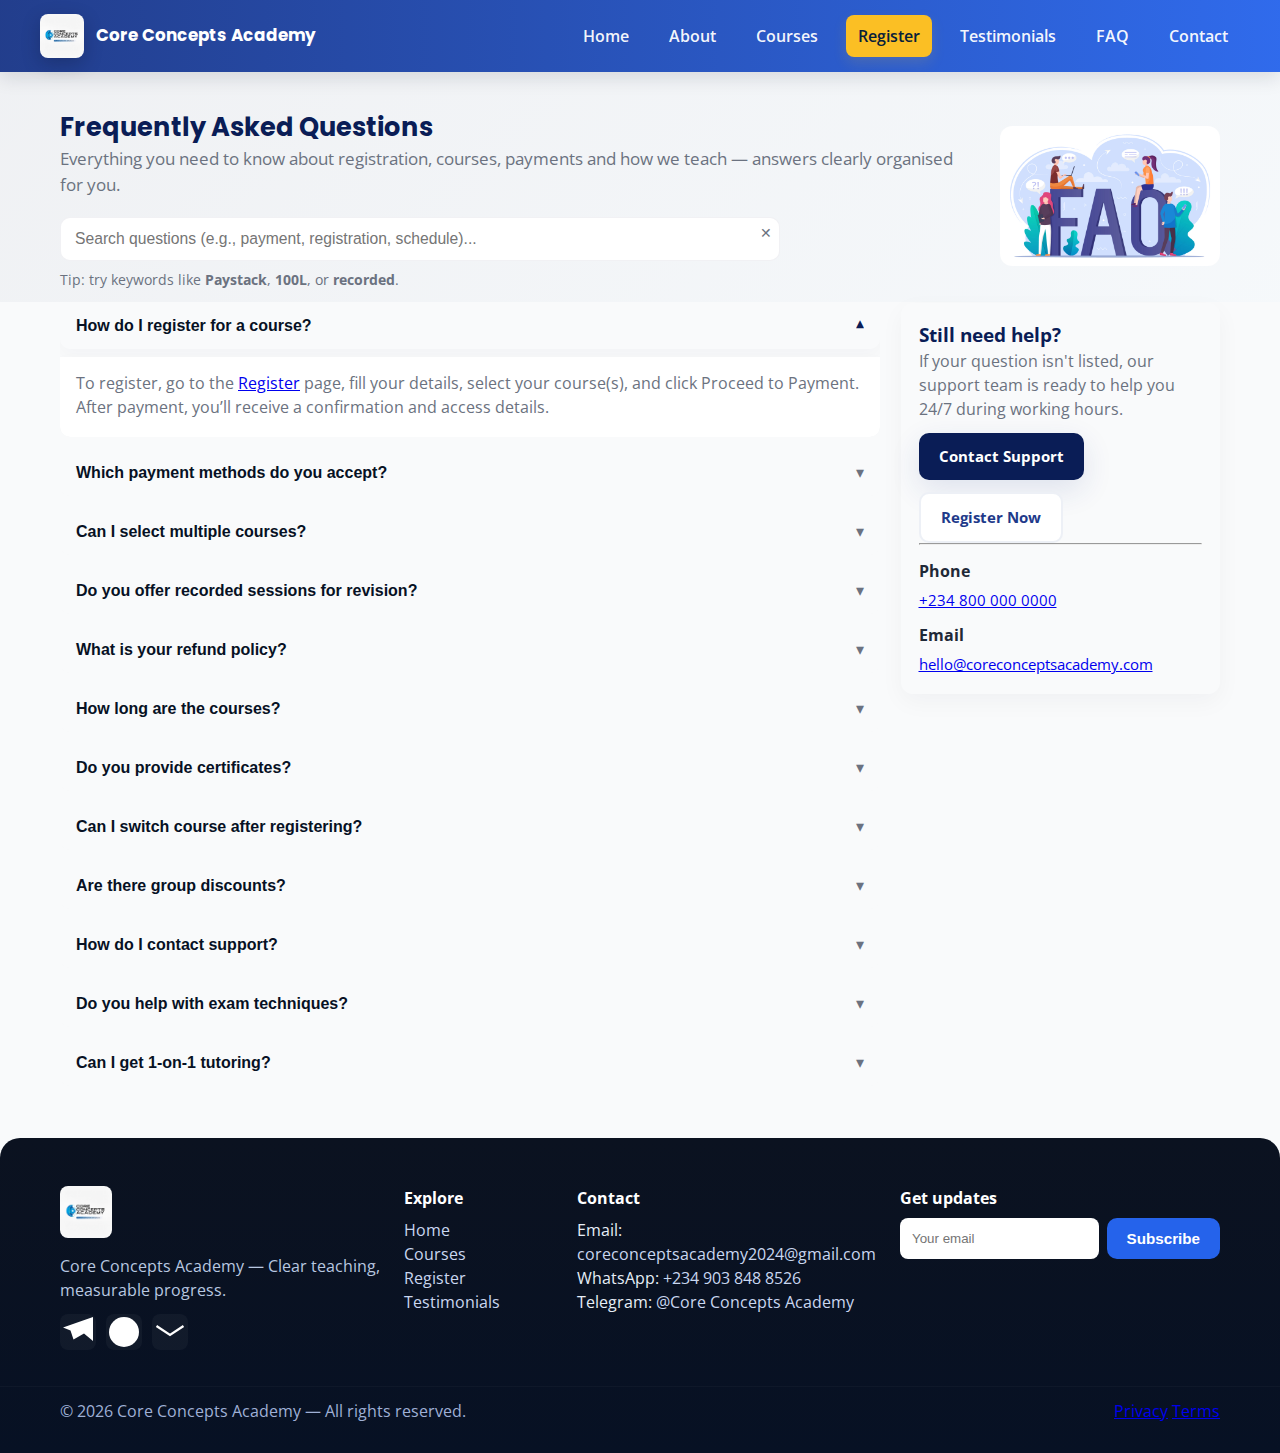
<file: faq.html>
<!DOCTYPE html>
<html lang="en">
<head>
  <meta charset="utf-8" />
  <meta name="viewport" content="width=device-width,initial-scale=1" />
  <title>FAQ | Core Concepts Academy</title>
  <meta name="description" content="Frequently Asked Questions — Core Concepts Academy. Admissions, payments, courses, schedules and support." />

  <!-- Fonts (Google) -->
  <link href="https://fonts.googleapis.com/css2?family=Poppins:wght@600;700&family=Open+Sans:wght@300;400;600&display=swap" rel="stylesheet">

  <!-- Styles -->
  <link rel="stylesheet" href="assets/css/faq.css">
  <link rel="stylesheet" href="assets/css/style.css">
</head>
<body>
   <!-- Header (shared) -->
  <header class="site-header" id="site-header">
    <div class="container header-inner">
      <a class="brand" href="index.html" aria-label="Core Concepts Academy">
        <img src="assets/images/logo.jpg" alt="Core Concepts Academy logo" class="brand-logo" />
        <span class="brand-name">Core Concepts Academy</span>
      </a>

      <nav class="nav" id="main-nav" aria-label="Main Navigation">
        <ul class="nav-list">
          <li><a href="index.html" class="nav-link">Home</a></li>
          <li><a href="about.html" class="nav-link">About</a></li>
          <li><a href="courses.html" class="nav-link">Courses</a></li>
          <li><a href="register.html" class="nav-link cta">Register</a></li>
          <li><a href="testimonials.html" class="nav-link">Testimonials</a></li>
          <li><a href="faq.html" class="nav-link">FAQ</a></li>
          <li><a href="contact.html" class="nav-link">Contact</a></li>
        </ul>
      </nav>

      <button class="hamburger" id="hamburger" aria-expanded="false" aria-controls="main-nav" aria-label="Open menu">
        <span class="hamburger-box"><span class="hamburger-inner"></span></span>
      </button>
    </div>
  </header>
  <main class="faq-page">
    <!-- Hero -->
    <section class="faq-hero">
      <div class="container hero-inner">
        <div class="hero-content">
          <h1>Frequently Asked Questions</h1>
          <p class="hero-sub">Everything you need to know about registration, courses, payments and how we teach — answers clearly organised for you.</p>

          <!-- Search -->
          <div class="faq-search">
            <label for="faq-search" class="sr-only">Search FAQs</label>
            <input id="faq-search" type="search" placeholder="Search questions (e.g., payment, registration, schedule)..." aria-label="Search frequently asked questions">
            <button id="clear-search" class="clear-btn" aria-label="Clear search" title="Clear">✕</button>
          </div>

          <p class="small-muted">Tip: try keywords like <strong>Paystack</strong>, <strong>100L</strong>, or <strong>recorded</strong>.</p>
        </div>

        <div class="hero-visual" aria-hidden="true">
           <img src="assets/images/FAQ-vector-design-concept.jpg" alt="Decorative illustration" class="illustration">
        </div>
      </div>
    </section>

    <!-- FAQ content -->
    <section class="faq-section container">
      <div class="faq-grid">

        <!-- Accordion column -->
        <div class="faq-column">
          <div class="accordion" id="faq-accordion" data-allow-multiple="false">
            <!-- FAQ item template:
              Each item has:
                - button.accordion-toggle (role=button, aria-expanded)
                - div.accordion-panel (aria-hidden)
            -->
            <!-- 1 -->
            <div class="faq-item">
              <button class="accordion-toggle" aria-expanded="false" aria-controls="panel-1" id="q-1">
                <span class="q">How do I register for a course?</span>
                <span class="chev" aria-hidden="true">▾</span>
              </button>
              <div id="panel-1" class="accordion-panel" role="region" aria-labelledby="q-1" hidden>
                <p>To register, go to the <a href="register.html">Register</a> page, fill your details, select your course(s), and click Proceed to Payment. After payment, you’ll receive a confirmation and access details.</p>
              </div>
            </div>

            <!-- 2 -->
            <div class="faq-item">
              <button class="accordion-toggle" aria-expanded="false" aria-controls="panel-2" id="q-2">
                <span class="q">Which payment methods do you accept?</span>
                <span class="chev" aria-hidden="true">▾</span>
              </button>
              <div id="panel-2" class="accordion-panel" role="region" aria-labelledby="q-2" hidden>
                <p>We use Paystack for card and bank payments (NGN). Paystack supports cards, USSD, bank transfers and mobile wallets depending on your bank. Use the test keys during development.</p>
              </div>
            </div>

            <!-- 3 -->
            <div class="faq-item">
              <button class="accordion-toggle" aria-expanded="false" aria-controls="panel-3" id="q-3">
                <span class="q">Can I select multiple courses?</span>
                <span class="chev" aria-hidden="true">▾</span>
              </button>
              <div id="panel-3" class="accordion-panel" role="region" aria-labelledby="q-3" hidden>
                <p>Yes — the registration form allows selecting multiple courses (e.g., Physics and Maths). The payment amount updates automatically according to selected courses.</p>
              </div>
            </div>

            <!-- 4 -->
            <div class="faq-item">
              <button class="accordion-toggle" aria-expanded="false" aria-controls="panel-4" id="q-4">
                <span class="q">Do you offer recorded sessions for revision?</span>
                <span class="chev" aria-hidden="true">▾</span>
              </button>
              <div id="panel-4" class="accordion-panel" role="region" aria-labelledby="q-4" hidden>
                <p>Yes — most sessions are recorded and available to enrolled students to review anytime via the student portal or provided links.</p>
              </div>
            </div>

            <!-- 5 -->
            <div class="faq-item">
              <button class="accordion-toggle" aria-expanded="false" aria-controls="panel-5" id="q-5">
                <span class="q">What is your refund policy?</span>
                <span class="chev" aria-hidden="true">▾</span>
              </button>
              <div id="panel-5" class="accordion-panel" role="region" aria-labelledby="q-5" hidden>
                <p>We issue refunds only within 48 hours of payment and before the course materials are accessed. Contact support with your transaction reference for any request.</p>
              </div>
            </div>

            <!-- 6 -->
            <div class="faq-item">
              <button class="accordion-toggle" aria-expanded="false" aria-controls="panel-6" id="q-6">
                <span class="q">How long are the courses?</span>
                <span class="chev" aria-hidden="true">▾</span>
              </button>
              <div id="panel-6" class="accordion-panel" role="region" aria-labelledby="q-6" hidden>
                <p>Standard course durations are 3–4 months depending on the subject. Each course page shows exact length and weekly schedule.</p>
              </div>
            </div>

            <!-- 7 -->
            <div class="faq-item">
              <button class="accordion-toggle" aria-expanded="false" aria-controls="panel-7" id="q-7">
                <span class="q">Do you provide certificates?</span>
                <span class="chev" aria-hidden="true">▾</span>
              </button>
              <div id="panel-7" class="accordion-panel" role="region" aria-labelledby="q-7" hidden>
                <p>Yes — learners who complete a course and pass the final assessment receive a digital certificate of completion.</p>
              </div>
            </div>

            <!-- 8 -->
            <div class="faq-item">
              <button class="accordion-toggle" aria-expanded="false" aria-controls="panel-8" id="q-8">
                <span class="q">Can I switch course after registering?</span>
                <span class="chev" aria-hidden="true">▾</span>
              </button>
              <div id="panel-8" class="accordion-panel" role="region" aria-labelledby="q-8" hidden>
                <p>Switch requests are considered case-by-case. Contact support with reasons and we’ll guide you on next steps.</p>
              </div>
            </div>

            <!-- 9 -->
            <div class="faq-item">
              <button class="accordion-toggle" aria-expanded="false" aria-controls="panel-9" id="q-9">
                <span class="q">Are there group discounts?</span>
                <span class="chev" aria-hidden="true">▾</span>
              </button>
              <div id="panel-9" class="accordion-panel" role="region" aria-labelledby="q-9" hidden>
                <p>Yes — for cohorts and group registrations there are discounts. Email our team for a group quote.</p>
              </div>
            </div>

            <!-- 10 -->
            <div class="faq-item">
              <button class="accordion-toggle" aria-expanded="false" aria-controls="panel-10" id="q-10">
                <span class="q">How do I contact support?</span>
                <span class="chev" aria-hidden="true">▾</span>
              </button>
              <div id="panel-10" class="accordion-panel" role="region" aria-labelledby="q-10" hidden>
                <p>Reach us via <a href="mailto:hello@coreconceptsacademy.com">hello@coreconceptsacademy.com</a>, WhatsApp or Telegram links on the Contact page, or use the chat widget.</p>
              </div>
            </div>

            <!-- 11 -->
            <div class="faq-item">
              <button class="accordion-toggle" aria-expanded="false" aria-controls="panel-11" id="q-11">
                <span class="q">Do you help with exam techniques?</span>
                <span class="chev" aria-hidden="true">▾</span>
              </button>
              <div id="panel-11" class="accordion-panel" role="region" aria-labelledby="q-11" hidden>
                <p>Absolutely — our lessons include exam techniques, time-saving approaches, and common pitfalls to avoid in answers.</p>
              </div>
            </div>

            <!-- 12 -->
            <div class="faq-item">
              <button class="accordion-toggle" aria-expanded="false" aria-controls="panel-12" id="q-12">
                <span class="q">Can I get 1-on-1 tutoring?</span>
                <span class="chev" aria-hidden="true">▾</span>
              </button>
              <div id="panel-12" class="accordion-panel" role="region" aria-labelledby="q-12" hidden>
                <p>Yes — we offer 1-on-1 sessions for more personalized support. Book via the Register page or contact support for scheduling.</p>
              </div>
            </div>

          </div>
        </div>

        <!-- Support card column -->
        <aside class="support-column" aria-label="Need more help?">
          <div class="support-card">
            <h3>Still need help?</h3>
            <p>If your question isn't listed, our support team is ready to help you 24/7 during working hours.</p>
            <a class="btn btn-primary" href="contact.html">Contact Support</a>
            <a class="btn btn-outline" href="register.html">Register Now</a>

            <hr>

            <div class="support-meta">
              <div>
                <strong>Phone</strong>
                <p><a href="https://wa.me/2348000000000">+234 800 000 0000</a></p>
              </div>
              <div>
                <strong>Email</strong>
                <p><a href="mailto:hello@coreconceptsacademy.com">hello@coreconceptsacademy.com</a></p>
              </div>
            </div>
          </div>
        </aside>

      </div>
    </section>
  </main>

  <!-- Footer (shared, creative) -->
  <footer class="site-footer">
    <div class="container footer-grid">
      <div class="footer-brand">
        <img src="assets/images/logo.jpg" alt="CCA logo" class="footer-logo" />
        <p class="muted">Core Concepts Academy — Clear teaching, measurable progress.</p>
       <div class="socials">
          <a href="https://t.me/+BsRczXPiluEwNjFk" aria-label="Telegram" class="social"><svg viewBox="0 0 24 24" aria-hidden="true"><path d="M22 2L2 9l5 2 2 6 7-4 6 5z" fill="currentColor"/></svg></a>
          <a href="https://wa.me/2349038488526" aria-label="WhatsApp" class="social"><svg viewBox="0 0 24 24" aria-hidden="true"><path d="M12 2a10 10 0 100 20 10 10 0 000-20z" fill="currentColor"/></svg></a>
          <a href="mailto:coreconceptsacademy2024@gmail.com" aria-label="Email" class="social"><svg viewBox="0 0 24 24" aria-hidden="true"><path d="M3 8l9 6 9-6" fill="none" stroke="currentColor" stroke-width="1.5"/></svg></a>
        </div>
      </div>

      <div class="footer-links">
        <h4>Explore</h4>
        <ul>
          <li><a href="index.html">Home</a></li>
          <li><a href="courses.html">Courses</a></li>
          <li><a href="register.html">Register</a></li>
          <li><a href="testimonials.html">Testimonials</a></li>
        </ul>
      </div>

       <div class="footer-contact">
        <h4>Contact</h4>
        <p>Email: <a href="mailto:coreconceptsacademy2024@gmail.com">coreconceptsacademy2024@gmail.com</a></p>
        <p>WhatsApp: <a href="https://wa.me/2349038488526">+234 903 848 8526</a></p>
        <p>Telegram: <a href="https://t.me/+BsRczXPiluEwNjFk">@Core Concepts Academy</a></p>
      </div>

      <div class="footer-newsletter">
        <h4>Get updates</h4>
        <form id="newsletter-form" class="newsletter-form" action="https://formspree.io/f/mrbwpqaa" method="POST">
          <label for="newsletter-email" class="sr-only">Email address</label>
          <input id="newsletter-email" type="email" name="email" placeholder="Your email" required>
          <button class="btn btn-subscribe" type="submit">Subscribe</button>
        </form>
      </div>
    </div>

    <div class="footer-bottom">
      <div class="container footer-bottom-inner">
        <p>© <span id="year"></span> Core Concepts Academy — All rights reserved.</p>
        <nav class="footer-legal">
          <a href="#">Privacy</a>
          <a href="#">Terms</a>
        </nav>
      </div>
    </div>
  </footer>

  <!-- Scripts -->
  <script src="assets/js/faq.js" defer></script>
  <script src="assets/js/main.js"></script>
</body>
</html>
</file>
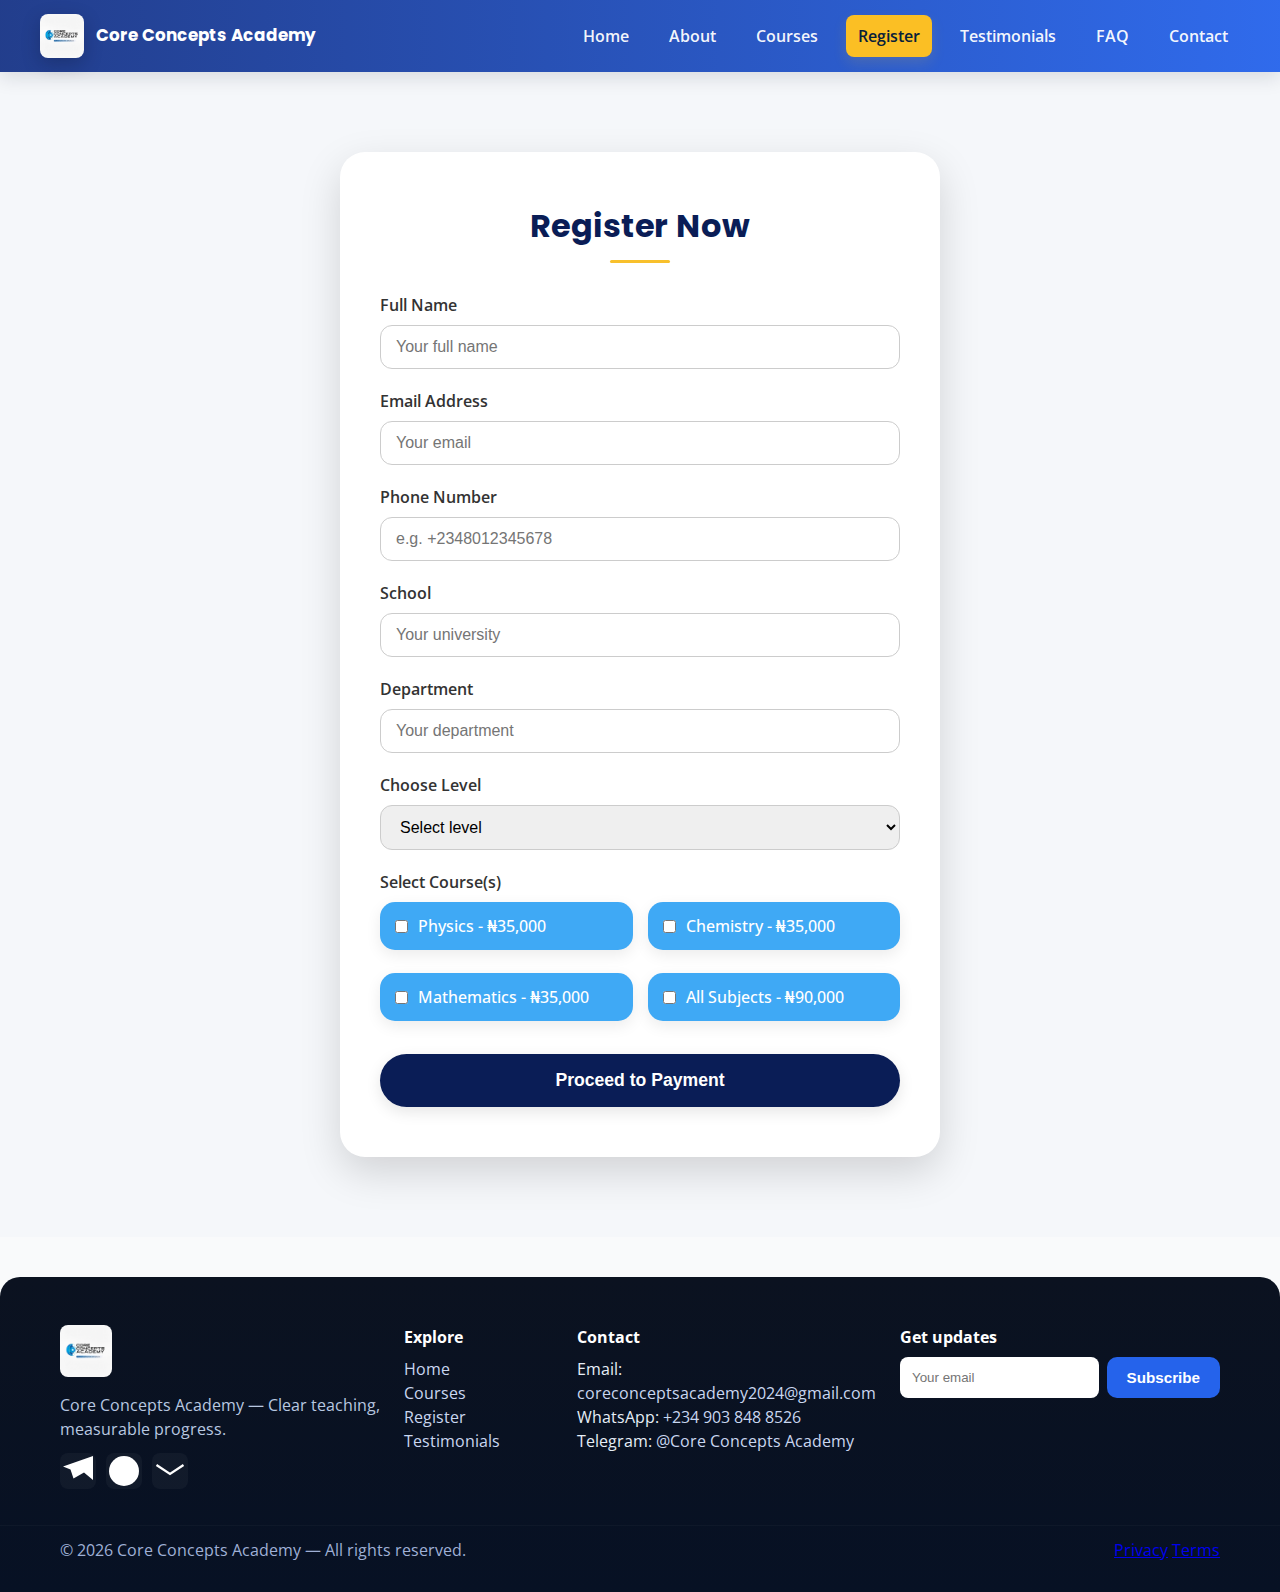
<file: register.html>
<!DOCTYPE html>
<html lang="en">
<head>
  <meta charset="UTF-8">
  <meta name="viewport" content="width=device-width, initial-scale=1.0">
  <meta name="description" content="Register for courses at Core Concepts Academy - Physics, Chemistry, Mathematics, and full package for 100L students.">
  <meta name="keywords" content="Core Concepts Academy, tutoring, registration, online courses, Physics, Chemistry, Mathematics, Nigeria">
  <title>Register | Core Concepts Academy</title>

  <!-- Favicon -->
  <link rel="icon" type="image/png" href="assets/images/logo.png">

  <!-- Google Fonts -->
  <link href="https://fonts.googleapis.com/css2?family=Poppins:wght@400;600;700&family=Open+Sans:wght@400;500&display=swap" rel="stylesheet">

  <!-- CSS -->
  <link rel="stylesheet" href="assets/css/style.css">
</head>
<body>

   <!-- Header (shared) -->
  <header class="site-header" id="site-header">
    <div class="container header-inner">
      <a class="brand" href="index.html" aria-label="Core Concepts Academy">
        <img src="assets/images/logo.jpg" alt="Core Concepts Academy logo" class="brand-logo" />
        <span class="brand-name">Core Concepts Academy</span>
      </a>

      <nav class="nav" id="main-nav" aria-label="Main Navigation">
        <ul class="nav-list">
          <li><a href="index.html" class="nav-link">Home</a></li>
          <li><a href="about.html" class="nav-link">About</a></li>
          <li><a href="courses.html" class="nav-link">Courses</a></li>
          <li><a href="register.html" class="nav-link cta">Register</a></li>
          <li><a href="testimonials.html" class="nav-link">Testimonials</a></li>
          <li><a href="faq.html" class="nav-link">FAQ</a></li>
          <li><a href="contact.html" class="nav-link">Contact</a></li>
        </ul>
      </nav>

      <button class="hamburger" id="hamburger" aria-expanded="false" aria-controls="main-nav" aria-label="Open menu">
        <span class="hamburger-box"><span class="hamburger-inner"></span></span>
      </button>
    </div>
  </header>

  <main class="register-page">
  <section class="section container">
    <form id="registerForm" class="register-form">
      <h2>Register Now</h2>

      <!-- Full Name -->
      <div class="form-group">
        <label for="fullName">Full Name</label>
        <input type="text" id="fullName" name="fullName" placeholder="Your full name" required>
      </div>

      <!-- Email -->
      <div class="form-group">
        <label for="email">Email Address</label>
        <input type="email" id="email" name="email" placeholder="Your email" required>
      </div>

      <!-- Phone -->
      <div class="form-group">
        <label for="phone">Phone Number</label>
        <input type="tel" id="phone" name="phone" placeholder="e.g. +2348012345678" required>
      </div>

      <!-- School -->
      <div class="form-group">
        <label for="school">School</label>
        <input type="text" id="school" name="school" placeholder="Your university" required>
      </div>

      <!-- Department -->
      <div class="form-group">
        <label for="department">Department</label>
        <input type="text" id="department" name="department" placeholder="Your department" required>
      </div>

      <!-- Level -->
      <div class="form-group">
        <label for="level">Choose Level</label>
        <select id="level" name="level" required>
          <option value="" disabled selected>Select level</option>
          <option value="100L">100L</option>
          <option value="UTME">UTME Candidate</option>
        </select>
      </div>

      <!-- Courses (multiple selection) -->
      <div class="form-group">
        <label>Select Course(s)</label>
        <div class="course-options">
          <label><input type="checkbox" name="course" value="physics"> Physics - ₦35,000</label>
          <label><input type="checkbox" name="course" value="chemistry"> Chemistry - ₦35,000</label>
          <label><input type="checkbox" name="course" value="mathematics"> Mathematics - ₦35,000</label>
          <label><input type="checkbox" name="course" value="all"> All Subjects - ₦90,000</label>
        </div>
      </div>

      <!-- Payment Button -->
      <button type="button" class="btn-register" id="payButton">Proceed to Payment</button>
    </form>
  </section>
</main>

<!-- Footer (shared, creative) -->
  <footer class="site-footer">
    <div class="container footer-grid">
      <div class="footer-brand">
        <img src="assets/images/logo.jpg" alt="CCA logo" class="footer-logo" />
        <p class="muted">Core Concepts Academy — Clear teaching, measurable progress.</p>
        <div class="socials">
          <a href="https://t.me/+BsRczXPiluEwNjFk" aria-label="Telegram" class="social"><svg viewBox="0 0 24 24" aria-hidden="true"><path d="M22 2L2 9l5 2 2 6 7-4 6 5z" fill="currentColor"/></svg></a>
          <a href="https://wa.me/2349038488526" aria-label="WhatsApp" class="social"><svg viewBox="0 0 24 24" aria-hidden="true"><path d="M12 2a10 10 0 100 20 10 10 0 000-20z" fill="currentColor"/></svg></a>
          <a href="mailto:coreconceptsacademy2024@gmail.com" aria-label="Email" class="social"><svg viewBox="0 0 24 24" aria-hidden="true"><path d="M3 8l9 6 9-6" fill="none" stroke="currentColor" stroke-width="1.5"/></svg></a>
        </div>
      </div>

      <div class="footer-links">
        <h4>Explore</h4>
        <ul>
          <li><a href="index.html">Home</a></li>
          <li><a href="courses.html">Courses</a></li>
          <li><a href="register.html">Register</a></li>
          <li><a href="testimonials.html">Testimonials</a></li>
        </ul>
      </div>

        <div class="footer-contact">
        <h4>Contact</h4>
        <p>Email: <a href="mailto:coreconceptsacademy2024@gmail.com">coreconceptsacademy2024@gmail.com</a></p>
        <p>WhatsApp: <a href="https://wa.me/2349038488526">+234 903 848 8526</a></p>
        <p>Telegram: <a href="https://t.me/+BsRczXPiluEwNjFk">@Core Concepts Academy</a></p>
      </div>

      <div class="footer-newsletter">
        <h4>Get updates</h4>
        <form id="newsletter-form" class="newsletter-form" action="https://formspree.io/f/mrbwpqaa" method="POST">
          <label for="newsletter-email" class="sr-only">Email address</label>
          <input id="newsletter-email" type="email" name="email" placeholder="Your email" required>
          <button class="btn btn-subscribe" type="submit">Subscribe</button>
        </form>
      </div>
    </div>

    <div class="footer-bottom">
      <div class="container footer-bottom-inner">
        <p>© <span id="year"></span> Core Concepts Academy — All rights reserved.</p>
        <nav class="footer-legal">
          <a href="#">Privacy</a>
          <a href="#">Terms</a>
        </nav>
      </div>
    </div>
  </footer>
<script src="https://js.paystack.co/v1/inline.js"></script>
<script src="assets/js/main.js"></script>
<script src="assets/js/form.js"></script>
</body>
</html>
</file>
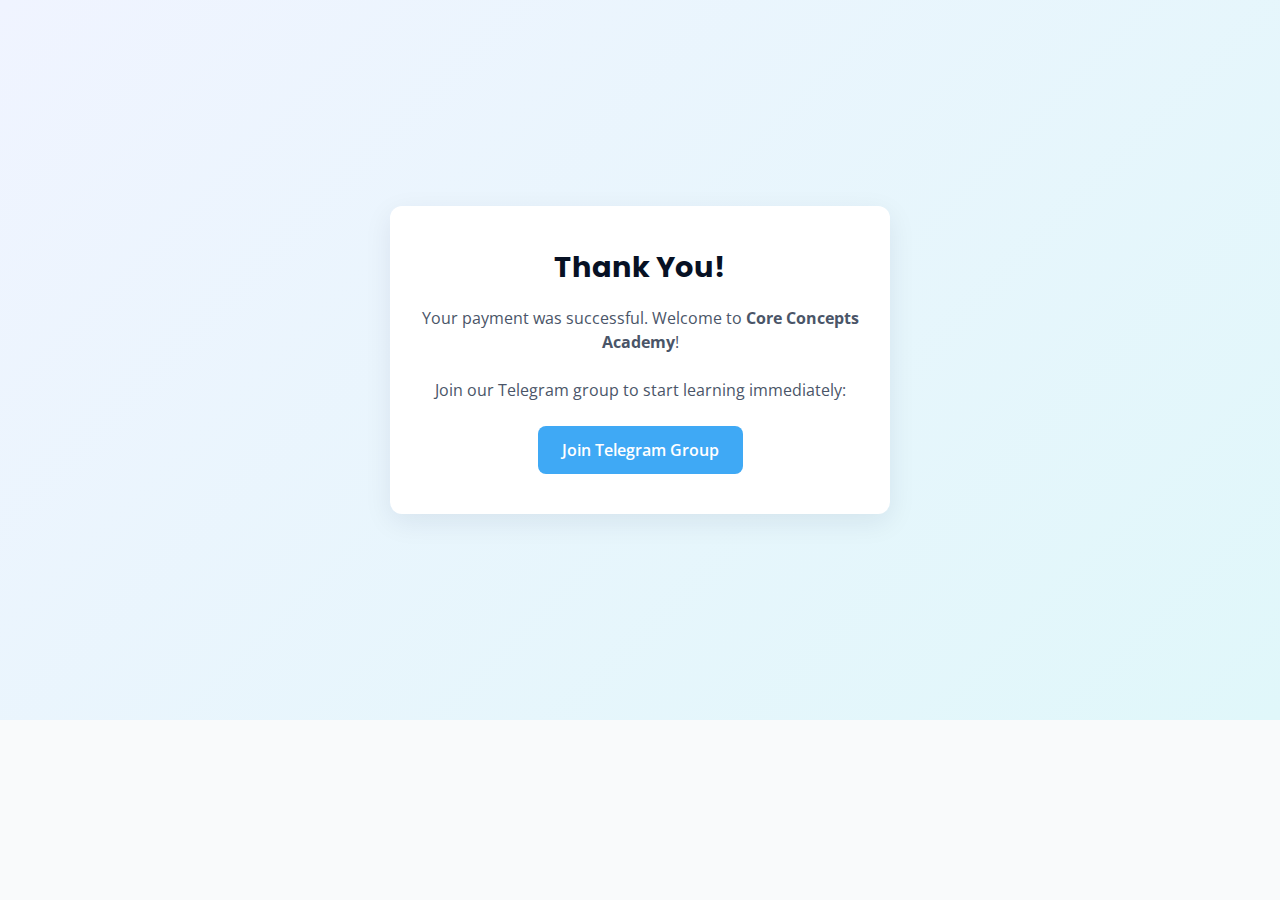
<file: thank-you.html>
<!DOCTYPE html>
<html lang="en">
<head>
  <meta charset="UTF-8">
  <meta name="viewport" content="width=device-width,initial-scale=1.0">
  <title>Thank You | Core Concepts Academy</title>
  <link href="https://fonts.googleapis.com/css2?family=Poppins:wght@600;700&family=Open+Sans:wght@300;400;600&display=swap" rel="stylesheet">
  <link rel="stylesheet" href="assets/css/style.css">
</head>
<body>

<main class="thankyou-page">
  <div class="thankyou-content">
    <h1 id="student-name">Thank You!</h1>
    <p>Your payment was successful. Welcome to <strong>Core Concepts Academy</strong>!</p>
    <p>Join our Telegram group to start learning immediately:</p>
    <a href="https://t.me/+BsRczXPiluEwNjFk" class="btn-primarys" target="_blank">Join Telegram Group</a>
  </div>
</main>

<script src="assets/js/main.js"></script>

</body>
</html>
</file>
<file: assets/css/faq.css>
/* ---------- HERO ---------- */
.faq-hero{padding:36px 0 12px;background:linear-gradient(135deg, rgba(6,21,64,0.04), rgba(63,169,245,0.02));}
.hero-inner{display:grid;grid-template-columns:1fr;gap:18px;align-items:center}
.hero-content h1{font-family:'Poppins',sans-serif;font-size:1.6rem;margin:0;color:var(--primary)}
.hero-sub{color:var(--muted);margin-top:8px}

/* Search */
.faq-search{position:relative;margin-top:16px;max-width:720px}
#faq-search{width:100%;padding:12px 44px 12px 14px;border-radius:10px;border:1px solid rgba(10,25,60,0.06);font-size:0.98rem}
.clear-btn{position:absolute;right:8px;top:8px;border:none;background:transparent;font-size:14px;cursor:pointer;color:var(--muted)}
.small-muted{color:var(--muted);font-size:0.9rem;margin-top:8px}

/* illustration placeholder */
.hero-visual .illustration{height:140px;width:220px;border-radius:12px;background:linear-gradient(135deg,var(--secondary),var(--primary));opacity:1;margin:0 auto}

/* ---------- MAIN GRID ---------- */
.faq-section{padding:20px 0 60px}
.faq-grid{display:grid;grid-template-columns:1fr;gap:20px}

/* Desktop layout: accordion + support card */
@media(min-width:920px){
  .hero-inner{grid-template-columns:1fr 440px}
  .faq-grid{grid-template-columns: 1fr 320px; align-items:start}
}

/* ---------- ACCORDION ---------- */
.accordion{display:block}

/* Item */
.faq-item{background:transparent;margin-bottom:12px;border-radius:10px;overflow:hidden}
.accordion-toggle{
  width:100%;
  background:var(--card);
  border:none;
  display:flex;
  align-items:center;
  justify-content:space-between;
  gap:16px;
  padding:14px 16px;
  font-size:1rem;
  text-align:left;
  cursor:pointer;
  border-radius:10px;
  box-shadow: 0 6px 18px rgba(10,25,60,0.03);
  transition: transform 220ms ease, box-shadow 220ms ease;
}
.accordion-toggle:focus{outline:3px solid rgba(10,29,86,0.12);outline-offset:2px}
.accordion-toggle:hover{transform:translateY(-3px);box-shadow: 0 10px 28px rgba(10,25,60,0.06)}

.accordion-toggle .q{flex:1;color:#071124;font-weight:600}
.accordion-toggle .chev{margin-left:12px;color:var(--muted);transition: transform 200ms ease}

/* Panel (content) */
.accordion-panel{
  background: #fff;
  padding: 14px 16px 18px;
  border-radius: 0 0 10px 10px;
  margin-top:8px;
  box-shadow: 0 6px 18px rgba(10,25,60,0.03);
  color:var(--muted);
  animation: fadeIn 260ms ease;
}

/* collapsed state handled by [hidden] attribute via JS */
.accordion-panel p{margin:0}

/* rotate chevron when expanded using aria-expanded attribute on button */
.accordion-toggle[aria-expanded="true"] .chev{transform:rotate(180deg);color:var(--primary)}

/* ---------- SUPPORT CARD ---------- */
.support-column{padding:0.5px}
.support-card{background:var(--card);padding:18px;border-radius:12px;box-shadow:0 8px 24px rgba(10,25,60,0.04)}
.support-card h3{margin-top:0;color:var(--primary)}
.support-card p{color:var(--muted)}
.support-card .btn{display:inline-block;margin-top:12px;margin-right:8px}
.support-meta{display:flex;gap:12px;margin-top:14px;flex-direction:column}
.support-meta strong{display:block;font-weight:700}
.support-meta p{margin:6px 0 0;color:var(--muted);font-size:0.95rem}


/* ---------- ANIMATIONS ---------- */
@keyframes fadeIn{from{opacity:0;transform:translateY(6px)}to{opacity:1;transform:none}}

/* ---------- small screens adjustments ---------- */
@media(max-width:520px){
  .hero-sub{font-size:0.95rem}
  .support-meta{flex-direction:column;gap:6px}
  #faq-search{padding-right:40px}
}
</file>
<file: assets/css/style.css>
/* style.css — Core Concepts Academy starter
   - Uses CSS variables for color consistency
   - Responsive, animated, professional
*/
* {
  margin: 0;
  padding: 0;
  box-sizing: border-box;
}

:root{
  /* Brand variables */
  --color-primary: #1E3A8A;   /* Deep Academic Blue */
  --color-accent:  #2563EB;   /* Bright Blue */
  --color-gold:    #FBBF24;   /* Accent gold */
  --bg:            #F9FAFB;
  --text:          #1F2937;
  --muted:         #6B7280;
  --footer-bg:     #0B1220;
  --btn-radius:    10px;
    --primary: #0A1D56;       /* Deep Blue */
  --secondary: #3FA9F5;     /* Light Blue */
  --accent: #F8C02C;        /* Golden Yellow */
  --bg-light: #F5F7FA;      /* Light background */
  --text-dark: #333333;     
  --text-muted: #666666;
  --form-bg: #ffffff;

  /* Spacing */
  --site-max: 1200px;
  --gutter: 20px;
  --radius: 12px;

  /* Motion */
  --ease: cubic-bezier(.2,.9,.3,1);
  --duration: 360ms;
}

/* Base */
*{box-sizing:border-box}
html,body{overflow-x: hidden; margin: 0;
  padding: 0}

body{
  margin:0;
  font-family: "Open Sans", system-ui, -apple-system, "Segoe UI", Roboto, "Helvetica Neue", Arial;
  color:var(--text);
  background:var(--bg);
  -webkit-font-smoothing:antialiased;
  -moz-osx-font-smoothing:grayscale;
  line-height:1.5;
  font-size:16px;
  min-height: 100vh;
}

/* Utility */
.container{
  width: calc(100% - 2*var(--gutter));
  max-width:var(--site-max);
  margin:0 auto;
  padding: 0 var(--gutter);
}

/* Header */
.site-header{
  background: linear-gradient(90deg, rgba(30,58,138,0.98), rgba(37,99,235,0.95));
  color: #fff;
  position: sticky;
  top:0;
  z-index:100;
  box-shadow: 0 6px 18px rgba(16,24,40,0.12);
}


.header-inner{
  display:flex;
  align-items:center;
  justify-content:space-between;
  gap:1rem;
  padding:14px 0;
}
.brand{
  display:flex;
  align-items:center;
  gap:12px;
  text-decoration:none;
  color:#fff;
}
.brand-logo{
  width:44px;
  height:44px;
  object-fit:contain;
  border-radius:8px;
  box-shadow: 0 6px 18px rgba(11,17,34,0.25);
}
.brand-name{
  font-family: 'Poppins', sans-serif;
  font-weight:700;
  font-size:1.05rem;
}

@media (max-width: 480px) {
  .header-inner {
    gap: 0.4rem;
  }

  .brand-logo {
    width: 34px;
    height: 34px;
  }

  .brand-name {
    font-size: 0.85rem;
  }
}

/* Nav *//* Force brand name to show on mobile */
@media (max-width: 768px) {

  .brand {
    display: flex !important;
    align-items: center;
    gap: 10px;
  }

  .brand-logo {
    width: 36px;
    height: 36px;
    object-fit: cover;
  }

  .brand-name {
    display: inline-block !important;
    font-size: 0.95rem;
    white-space: nowrap;
  }
}

.nav-list{
  display:flex;
  gap:16px;
  align-items:center;
  list-style:none;
  margin:0;
  padding:0;
  
}
.nav-link{
  color: rgba(255,255,255,0.95);
  text-decoration:none;
  padding:10px 12px;
  border-radius:8px;
  font-weight:600;
  transition: all var(--duration) var(--ease);
}
.nav-link:hover{ transform:translateY(-2px); background:rgba(255,255,255,0.06) }
.nav-link.cta{
  background: var(--color-gold);
  color: #07203a;
  box-shadow: 0 6px 14px rgba(251,191,36,0.14);
}

.nav-list a.active {
  font-weight: bold;
}


/* Hamburger (mobile) */
.hamburger{
  display:none;
  background:none;
  border:0;
  color:#fff;
}
.hamburger-box{ display:inline-block; width:30px; height:18px; position:relative }
.hamburger-inner, .hamburger-inner::before, .hamburger-inner::after{
  width:30px; height:3px; background:#fff; display:block; border-radius:3px; position:absolute;
}
.hamburger-inner{ top:50%; transform:translateY(-50%);}
.hamburger-inner::before{ content:""; top:-9px; }
.hamburger-inner::after{ content:""; top:9px; }

/* Hero */
.hero{ padding:80px 0; background:linear-gradient(180deg, rgba(184, 17, 17, 0.02), transparent) }
.hero-grid{ display:grid; grid-template-columns:1fr 480px; gap:36px; align-items:center; }
.hero-title{
  font-family:'Poppins',sans-serif;
  font-size: clamp(2rem, 4vw, 3rem);
  margin:0 0 12px;
  color: var(--color-primary);
  letter-spacing:-0.5px;
  animation: slideUp .8s var(--ease) both;
}
@keyframes slideUp { from{opacity:0; transform:translateY(12px)} to{opacity:1; transform:none} }
.hero-sub{ color:var(--muted); margin:0 0 20px; font-size:1.05rem; }
.hero-actions{ display:flex; gap:12px; margin-bottom:18px; }
.btn{
  display:inline-block; align-items:center; gap:10px;
  padding:10px 18px; border-radius:var(--btn-radius); text-decoration:none; font-weight:700;
  transition:all var(--duration) var(--ease); cursor:pointer; border:0; font-size:0.95rem;
}
.btn-primary{ background:var(--color-primary); color:#fff; box-shadow: 0 10px 30px rgba(30,58,138,0.12); }
.btn-primary:hover{ transform:translateY(-3px); background:var(--color-accent) }
.btn-outline{ background:#fff !important; border:2px solid rgba(30,58,138,0.08) !important; color:var(--color-primary) !important; }
.btn-secondary{ background: #fff; color:var(--color-primary); border: 1px solid rgba(30,58,138,0.06); }
.btn-accent{ background:var(--color-gold); color:#07203a; }
.btn-subscribe{ background:var(--color-accent); color:white; padding:9px 14px; border-radius:8px; }

/* Hero features */
.hero-features{ display:flex; gap:18px; list-style:none; padding:0; margin:0; color:var(--muted) }
.hero-features .icon{ width:18px; height:18px; color:var(--color-primary); margin-right:8px; vertical-align:middle; }

/* Hero visual */
.hero-card{ border-radius:var(--radius); overflow:hidden; box-shadow: 0 20px 40px rgba(17,24,39,0.08); transform:translateY(0); transition: transform 480ms var(--ease); }
.hero-card img{ display:block; width:100%; height:100%; object-fit:cover; aspect-ratio: 4/3; }
.hero-card:hover{ transform:translateY(-8px) }

/* Sections */
.section{ padding:56px 0 }
.section-title{ font-family:'Poppins',sans-serif; margin:0 0 8px; color:var(--color-primary); font-size:1.4rem; }
.section-lead{ color:var(--muted); margin-bottom:20px; }

/* Cards grid */
.cards-grid{ display:grid; grid-template-columns: repeat(4,1fr); gap:18px; margin-top:18px; }
.course-card{ background:#fff; border-radius:12px; padding:18px; box-shadow: 0 10px 28px rgba(12,20,40,0.04); transition:transform var(--duration) var(--ease); display:flex; flex-direction:column; justify-content:space-between; }
.course-card:hover{ transform:translateY(-8px) }
.course-card.featured{ border: 2px solid rgba(37,99,235,0.12); background: linear-gradient(135deg, #fff8e1, #ffe082) }
.card-head{ display:flex; justify-content:space-between; align-items:center; margin-bottom:10px; }
.card-head h3{ margin:0; font-size:1.05rem; color:var(--color-primary); }
.price{ font-weight:700; color:var(--color-primary); }
.card-body{ color:var(--muted); margin-bottom:14px; }

/* Testimonials */
.testimonials-preview {
  text-align: center;
  padding: 4rem 1rem;
  background: var(--bg-light);
}

.section-title {
  font-size: 2rem;
  margin-bottom: 2rem;
  color: var(--primary-color);
}

.testimonial-slider {
  overflow: hidden;
  position: relative;
  width: 100%;
}

.testimonial-track {
  display: flex;
  gap: 2rem;
  animation: slide 40s linear infinite;
  width: max-content;
}

.testimonial-card {
  flex: 0 0 300px;
  background: linear-gradient(135deg, #e3f2fd, #bbdefb);
  border-radius: 16px;
  padding: 1.5rem;
  color: #0d47a1;
  box-shadow: 0 8px 20px rgba(0, 0, 0, 0.1);
  transition: transform 0.3s ease, box-shadow 0.3s ease;
}

.testimonial-card:hover {
  transform: translateY(-10px);
  box-shadow: 0 8px 20px rgba(0, 0, 0, 0.15);
}

.student-photo {
  width: 70px;
  height: 70px;
  border-radius: 50%;
  object-fit: cover;
  margin-bottom: 1rem;
  border: 3px solid var(--accent-color);
}

.testimonial-text {
  font-style: italic;
  color: var(--text-color);
  margin-bottom: 1rem;
}

.student-name {
  font-weight: bold;
  color: var(--primary-color);
}

.student-course {
  color: var(--accent-color);
  font-size: 0.9rem;
}

@keyframes slide {
  0% { transform: translateX(0); }
  100% { transform: translateX(-60%); }
}

/* Responsive */
@media (max-width: 768px) {
  .testimonial-card {
    flex: 0 0 250px;
  }
}
/* CTA strip */
.cta-strip{ background: linear-gradient(90deg, rgba(37,99,235,0.06), rgba(251,191,36,0.04)); padding:28px 0; margin-top:20px; text-align:center; border-radius:12px; }
.cta-strip h3{ margin:0 0 6px; font-family:'Poppins',sans-serif; color:var(--color-primary) }
.cta-strip p{ margin:0 0 12px; color:var(--muted) }

/* Footer */
.site-footer{ margin-top:40px; color:#E6EEF7; background:linear-gradient(180deg, var(--footer-bg), #071124); padding:48px 0 18px; border-top-left-radius:20px; border-top-right-radius:20px; }
.footer-grid{ display:grid; grid-template-columns: 320px 1fr 1fr 320px; gap:24px; align-items:start; padding-bottom:18px; }
.footer-logo{ width:52px; height:52px; object-fit:contain; border-radius:8px; }
.footer-brand p{ color: #B8C8E0; margin-top:10px; max-width:320px; }
.socials{ display:flex; gap:10px; margin-top:12px; }
.social{ display:inline-flex; align-items:center; justify-content:center; width:36px; height:36px; border-radius:8px; background:rgba(255,255,255,0.04); color:#fff; text-decoration:none; }
.footer-links h4, .footer-contact h4, .footer-newsletter h4{ margin:0 0 8px; color:#fff }
.footer-links ul{ list-style:none; padding:0; margin:0; color:#C9D7F0 }
.footer-links a, .footer-contact a{ color:#C9D7F0; text-decoration:none }
.newsletter-form{ display:flex; gap:8px; margin-top:6px; }
.newsletter-form input{ padding:9px 12px; border-radius:8px; border:0; width:100%; }

/* footer bottom */
.footer-bottom{ border-top:1px solid rgba(255,255,255,0.03); padding:12px 0; margin-top:18px; }
.footer-bottom-inner{ display:flex; align-items:center; justify-content:space-between; gap:12px; color:#9FB0D6; }

/* Accessibility helpers */
.sr-only{ position:absolute; width:1px; height:1px; padding:0; margin:-1px; overflow:hidden; clip:rect(0,0,0,0); white-space:nowrap; border:0; }

/* Responsive */
@media (max-width: 1100px){
  .cards-grid{ grid-template-columns: repeat(2,1fr) }
  .footer-grid{ grid-template-columns: 1fr 1fr; }
  .hero-grid{ grid-template-columns:1fr 360px }
}

@media (max-width: 820px){
  .hero-grid{ grid-template-columns:1fr; text-align:center }
  .hero-visual{ order:-1 }
  .nav-list{ display:none; position:absolute; right: var(--gutter); top:64px; background: linear-gradient(90deg, rgba(30,58,138,0.98), rgba(37,99,235,0.95)); backdrop-filter: blur(6px); padding:18px; border-radius:12px; box-shadow: 0 18px 36px rgba(2,6,23,0.3) }
  .nav-list.show{ display:flex; flex-direction:column; gap:8px; min-width:200px; }
  .hamburger{ display:block }
  .cards-grid{ grid-template-columns:1fr }
  .testimonials-grid{ grid-template-columns:1fr }
  .footer-grid{ grid-template-columns:1fr; gap:18px }
}

@media (max-width: 420px){
  .brand-name{ display:none }
  .hero{ padding:44px 0 }
  .header-inner{ padding:10px 0 }
  .btn{ font-size:0.95rem; padding:9px 12px }
}

/* ===========================
   ABOUT PAGE — BOLD & MODERN
   (Style B)
   =========================== */

/* Reusable */
.bg-soft { background: #FBFDFF; }
.bg-gradient {
  background: linear-gradient(135deg, rgba(37,99,235,0.08), rgba(248,192,44,0.03));
}
.bg-gradient-soft {
  background: linear-gradient(135deg, rgba(37,99,235,0.06), rgba(248,192,44,0.02));
}
.bg-gradient-strong {
  background: linear-gradient(90deg, rgba(30,58,138,0.95), rgba(37,99,235,0.85));
  color: #fff;
}

.modern-about .container { max-width:1200px; margin:0 auto; padding:0 20px; }

/* HERO */
.about-hero { padding: 60px 0 40px; }
.hero-inner { display:flex; gap:28px; align-items:stretch; align-items:center; }
.hero-left{ flex:1.1; }
.hero-right{ flex:0.9; display:flex; align-items:center; justify-content:center; }

.hero-title {
  font-family:'Poppins',sans-serif;
  font-size: clamp(1.6rem, 3.6vw, 2.6rem);
  color: var(--primary);
  line-height:1.05;
  margin:0 0 14px;
  letter-spacing:-0.3px;
  transform: translateY(0);
}
.hero-lead { color:var(--dark); max-width:680px; margin-bottom:18px; }

.hero-ctas { display:flex; gap:12px; margin-bottom:18px; }
.hero-highlights { list-style:none; padding:0; margin:0; display:grid; grid-template-columns: repeat(1, minmax(0,1fr)); gap:10px; color:var(--muted); }
.hero-highlights li { background: rgba(10,29,86,0.04); padding:10px 12px; border-radius:10px; }

/* Hero card */
.hero-card { position:relative; border-radius:16px; overflow:hidden; box-shadow: 0 18px 40px rgba(10,25,60,0.09); background:#fff; width:100%; max-width:420px; }
.hero-image { width:100%; display:block; height:260px; object-fit:cover; }

/* hero overlay area */
.hero-card-overlay { position:absolute; left:0; right:0; bottom:0; padding:16px; background: linear-gradient(180deg, transparent, rgba(2,6,23,0.6)); color:#fff; }
.stat-row{ display:flex; gap:12px; align-items:center; justify-content:space-between; margin-top:10px; }
.stat { text-align:center; color: #fff;}
.stat .counter { font-weight:800; font-size:1.1rem; display:block; }

/* WHO WE ARE */
.who-we-are { padding:50px 0; }
.who-we-are .section-title { font-size:1.6rem; margin-bottom:12px; }
.lead { color:var(--dark); margin-bottom:16px; font-size:1.02rem;}
.story { color:var(--muted); line-height:1.8; }

/* quote */
.quote-card { margin-top:20px; padding:20px; border-left: 4px solid var(--accent); background: rgba(248,192,44,0.03); border-radius:8px; }
.quote-card blockquote { margin:0; font-style:italic; color:var(--primary); }
.quote-card cite { display:block; margin-top:8px; color:var(--muted); }

/* MISSION / VISION */
.mission-vision .grid-2 { display:grid; grid-template-columns: repeat(2,1fr); gap:20px; }
.card { background:#fff; padding:24px; border-radius:12px; box-shadow: 0 8px 30px rgba(10,25,60,0.04); }
.card h3{ margin-top:0; color:var(--primary); }

/* PHILOSOPHY */
.teaching-philosophy { padding:40px 0; }
.philosophy-grid { display:grid; grid-template-columns: repeat(4, 1fr); gap:18px; margin-top:18px; }
.philo-card { background:linear-gradient(180deg,#fff,#f7fbff); padding:18px; border-radius:12px; box-shadow: 0 8px 20px rgba(10,25,60,0.04); }

/* NUMBERS */
.numbers { padding:44px 0; }
.numbers-inner { display:flex; gap:30px; align-items:center; flex-wrap:wrap; }
.numbers-left { flex:1; min-width:260px; }
.numbers-right { flex:0.9; display:flex; gap:18px; align-items:center; justify-content:center; flex-wrap:wrap; }
.stat-big { background:#fff; padding:22px; border-radius:12px; box-shadow: 0 10px 30px rgba(10,25,60,0.05); text-align:center; }
.stat-big .counter { font-size:2rem; color:var(--primary); font-weight:800; }
.stat-grid { display:grid; grid-template-columns: repeat(2, 1fr); gap:10px; margin-left:0; }
.mini-stat { background:#fff; padding:12px; border-radius:10px; text-align:center; box-shadow:0 6px 20px rgba(10,25,60,0.04); }

/* TIMELINE */
.timeline { padding:40px 0; }
.timeline-grid { display:grid; grid-template-columns: repeat(auto-fit, minmax(220px,1fr)); gap:20px; margin-top:18px; }
.timeline-item { background:#fff; padding:18px; border-radius:10px; box-shadow:0 6px 18px rgba(10,25,60,0.04); }
.timeline-item .year { display:inline-block; font-weight:800; color:var(--primary); margin-bottom:8px; }

/* FOUNDER */
.founder { padding:40px 0; }
.founder-inner { display:grid; grid-template-columns: 320px 1fr; gap:28px; align-items:center; }
.founder-photo img { width:100%; height:100%; object-fit:cover; border-radius:18px; box-shadow:0 10px 30px rgba(10,25,60,0.08); }
.founder-bio h3 { margin-top:6px; color:var(--primary); }

/* CTA */
.final-cta { padding:40px 0; text-align:center; color:#fff; }
.final-cta h2 { font-size:1.6rem; margin-bottom:6px; }
.cta-inner { max-width:880px; margin:0 auto; }
.cta-buttons { display:flex; gap:12px; justify-content:center; margin-top:12px; }

/* Buttons */
.btn { padding:10px 18px; border-radius:10px; text-decoration:none; font-weight:700; display:inline-block; }
.btn-primary { background:var(--primary); color:#fff; }
.btn-outline { background:transparent; color:var(--primary); border:2px solid rgba(10,29,86,0.08); }
.btn-accent { background:var(--accent); color:#071124; font-weight:800; }

/* Animations & reveal */
.animate-in { opacity:0; transform: translateY(12px); transition: all 480ms cubic-bezier(.2,.9,.3,1); transition-delay: var(--delay,0s); }
.animate-in.visible { opacity:1; transform:none; }

/* Counters */
.counter { display:block; font-weight:700; color:var(--primary); font-size:1.25rem; }

.animate-in {
  opacity: 0;
  transform: translateY(20px);
  transition: 0.6s ease-out;
}

.animate-in.visible {
  opacity: 1;
  transform: translateY(0);
}


/* Responsiveness */
@media (max-width: 980px) {
  .hero-inner { flex-direction:column-reverse; gap:18px; text-align:center; }
  .hero-left, .hero-right { width:100%; }
  .hero-card { max-width:640px; margin:0 auto; }
  .philosophy-grid { grid-template-columns: repeat(2,1fr); }
  .founder-inner { grid-template-columns: 1fr; text-align:center; }
  .founder-bio .founder-cta { display:flex; gap:10px; justify-content:center; }
  .numbers-inner { flex-direction:column-reverse; gap:18px; }
  .model-grid { grid-template-columns: repeat(2,1fr); }
  .mission-vision .grid-2 { display:grid; grid-template-columns: 1fr; gap:20px; }
 
}

@media (max-width: 560px) {
  .philosophy-grid { grid-template-columns: 1fr; }
  .model-grid { grid-template-columns: 1fr; }
  .hero-highlights { grid-template-columns: 1fr; }
  .stat-row{ flex-direction:column; gap:8px; align-items:flex-start; }
  .hero-image { height:200px; }
  .hero-title { font-size:1.4rem; }
 
}

/* ============================
   COURSES PAGE
============================ */

.courses-hero {
  padding: 60px 20px;
  text-align: center;
  background: linear-gradient(135deg, #eaf2ff, #d6e4ff);
}

.courses-hero h1 {
  font-size: 2.4rem;
  font-family: 'Poppins', sans-serif;
  color: var(--primary);
  margin-bottom: 10px;
}

.courses-hero p {
  max-width: 650px;
  margin: 0 auto;
  font-size: 1rem;
  color: #444;
  line-height: 1.6;
}

.courses-section {
  padding: 50px 20px;
}

.courses-grid {
  display: grid;
  grid-template-columns: repeat(auto-fit, minmax(260px, 1fr));
  gap: 25px;
}

.course-card {
  background: #fff;
  padding: 25px;
  border-radius: 16px;
  text-align: center;
  box-shadow: 0 5px 20px rgba(0,0,0,0.08);
  transition: 0.3s ease;
  display: flex;
  flex-direction: column;
  justify-content: space-between;
}

.course-card:hover {
  transform: translateY(-5px);
  box-shadow: 0 8px 25px rgba(0,0,0,0.12);
}

.course-icon {
  width: 60px;
  height: 60px;
  margin: 0 auto 15px auto;
}

.course-card h3 {
  margin: 10px 0;
  color: var(--primary);
  font-size: 1.3rem;
}

.course-card p {
  color: #555;
  font-size: 0.95rem;
  margin-bottom: 20px;
  line-height: 1.5;
}

.course-meta {
  display: flex;
  justify-content: space-between;
  margin: 15px 0;
  font-weight: 600;
  color: #333;
}

.course-meta .price {
  color: var(--accent);
  font-size: 1.1rem;
}

/* Buttons */
.btn-primary, .btn-accent {
  display: inline-block;
  padding: 12px 20px;
  border-radius: 10px;
  font-weight: 600;
  text-decoration: none;
  margin-top: auto;
}

.btn-primary {
  background: var(--primary);
  color: #fff;
}

.btn-accent {
  background: var(--accent);
  color: #000;
}

/* Bundle Section */
.bundle-section {
  padding: 60px 20px;
}

.bundle-card {
  text-align: center;
  padding: 40px 30px;
  border-radius: 20px;
  background: linear-gradient(135deg, #fff4d3, #ffe7a4);
  box-shadow: 0 6px 25px rgba(0,0,0,0.1);
}

.bundle-card h2 {
  color: var(--primary);
}

.bundle-card p {
  max-width: 600px;
  margin: 10px auto 20px;
  color: #444;
}

.bundle-meta {
  display: flex;
  justify-content: center;
  gap: 40px;
  margin-bottom: 25px;
}

.bundle-meta .price {
  color: var(--accent);
  font-size: 1.2rem;
  font-weight: 700;
}


/* Mobile Optimization */
@media(max-width: 600px) {
  
  .courses-hero h1 {
    font-size: 2rem;
  }

  .courses-grid {
    gap: 20px;
  }

  .course-card {
    padding: 20px;
  }

  .bundle-card {
    padding: 30px 20px;
  }
}




.register-page .container {
  width: 100%;
  max-width: none;
  background: var(--bg-light);
  padding: 80px 20px;
  min-height: calc(100vh - 100px);
  display: flex;
  justify-content: center;
  align-items: center;
  animation: fadeInPage 1s ease forwards;
}

/* =========================
   Register Form Container
   ========================= */
.register-form {
  background: var(--form-bg);
  padding: 50px 40px;
  border-radius: 25px;
  box-shadow: 0 15px 40px rgba(0,0,0,0.15);
  max-width: 600px;
  width: 100%;
  transition: transform 0.3s ease, box-shadow 0.3s ease;
}

.register-form:hover {
  transform: translateY(-5px);
  box-shadow: 0 25px 50px rgba(0,0,0,0.2);
}

.register-form h2 {
  font-family: 'Poppins', sans-serif;
  color: var(--primary);
  text-align: center;
  margin-bottom: 30px;
  font-size: 2rem;
  letter-spacing: 0.5px;
  position: relative;
}

.register-form h2::after {
  content: '';
  display: block;
  width: 60px;
  height: 3px;
  background: var(--accent);
  margin: 10px auto 0 auto;
  border-radius: 2px;
}

/* =========================
   Form Groups
   ========================= */
.form-group {
  margin-bottom: 20px;
  display: flex;
  flex-direction: column;
}

.form-group label {
  font-weight: 600;
  margin-bottom: 8px;
  color: var(--text-dark);
}

.form-group input,
.form-group select {
  padding: 12px 15px;
  border-radius: 12px;
  border: 1px solid #ccc;
  font-size: 1rem;
  transition: all 0.3s ease;
}

.form-group input:focus,
.form-group select:focus {
  outline: none;
  border-color: var(--primary);
  box-shadow: 0 0 8px rgba(10,29,86,0.2);
}

/* =========================
   Course Options
   ========================= */
.course-options {
  display: flex;
  flex-wrap: wrap;
  gap: 15px;
}

.course-options label {
  flex: 1 1 45%;
  background: var(--secondary);
  color: #fff;
  padding: 12px 15px;
  border-radius: 15px;
  font-weight: 500;
  cursor: pointer;
  display: flex;
  align-items: center;
  transition: all 0.3s ease;
  box-shadow: 0 5px 15px rgba(0,0,0,0.08);
}

.course-options input[type="checkbox"] {
  margin-right: 10px;
  accent-color: var(--accent);
}

.course-options label:hover {
  transform: translateY(-3px);
  box-shadow: 0 10px 25px rgba(0,0,0,0.12);
}

/* =========================
   Payment Button
   ========================= */
.btn-register {
  display: block;
  width: 100%;
  padding: 16px;
  border-radius: 50px;
  background: var(--primary);
  color: #fff;
  font-weight: 600;
  font-size: 1.1rem;
  text-align: center;
  margin-top: 25px;
  cursor: pointer;
  border: none;
  transition: all 0.3s ease;
  box-shadow: 0 5px 15px rgba(0,0,0,0.1);
}

.btn-register:hover {
  background: var(--secondary);
  box-shadow: 0 10px 25px rgba(0,0,0,0.15);
  transform: translateY(-3px);
}

/* =========================
   Animations
   ========================= */
@keyframes fadeInPage {
  from {opacity: 0; transform: translateY(20px);}
  to {opacity: 1; transform: translateY(0);}
}

/* =========================
   Responsive
   ========================= */
@media(max-width:768px) {
  .register-form {
    padding: 40px 25px;
  }
  .course-options label { flex: 1 1 100%; }
}

@media(max-width:480px) {
  .register-form { padding: 30px 15px; }
  .register-form h2 { font-size: 1.6rem; }
}




section { padding:60px 20px; }
.container { max-width:1200px; margin:0 auto; }

/* Hero */
.bg-gradient-hero {
  background: linear-gradient(135deg, rgba(37,99,235,0.08), rgba(248,192,44,0.03));
  text-align:center;
}
.hero h1 { font-size:2rem; margin-bottom:12px; font-family:'Poppins',sans-serif; }
.hero p { color:var(--muted); }

/* Testimonial Carousel */
.testimonials h2 { text-align:center; margin-bottom:24px; font-size:1.8rem; }
.carousel { display:flex; overflow-x:auto; gap:20px; scroll-behavior:smooth; padding-bottom:12px; }
.testimonial-card {
  min-width:250px; background:#fff; border-radius:12px; padding:20px; box-shadow:0 8px 20px rgba(10,25,60,0.05); text-align:center;
  transition:transform 0.3s, box-shadow 0.3s;
}
.testimonial-card:hover { transform:scale(1.05); box-shadow:0 12px 28px rgba(10,25,60,0.15); }
.testimonial-card img { width:80px; height:80px; object-fit:cover; border-radius:50%; margin-bottom:12px; }
.carousel-controls { text-align:center; margin-top:12px; }
.carousel-controls button { padding:8px 16px; margin:0 4px; border:none; border-radius:8px; background:var(--primary); color:#fff; cursor:pointer; }

/* Statistics */
.statistics { text-align:center; }
.stats-grid { display:grid; grid-template-columns:repeat(auto-fit,minmax(150px,1fr)); gap:24px; }
.stat span { display:block; font-size:2rem; font-weight:700; color:var(--primary); }
.stat small { display:block; margin-top:4px; color:var(--muted); }

/* Video Testimonials */
.video-testimonials {
  padding: 40px 16px;
}

.video-testimonials h2 {
  text-align: center;
  margin-bottom: 24px;
  font-size: 1.8rem;
  font-weight: 700;
}

/* Grid Layout */
.video-grid {
  display: grid;
  grid-template-columns: repeat(auto-fit, minmax(260px, 1fr));
  gap: 20px;
}

/* Video Styling */
.video-grid iframe,
.video-grid video {
  width: 100%;
  aspect-ratio: 16/9;
  border-radius: 14px;
  background: #000;
  box-shadow: 0 8px 20px rgba(0,0,0,0.15);
  transition: transform 0.3s ease, box-shadow 0.3s ease;
}

/* Hover effect (desktop only) */
@media(min-width: 769px){
  .video-grid iframe:hover,
  .video-grid video:hover {
    transform: scale(1.03);
    box-shadow: 0 12px 30px rgba(0,0,0,0.25);
  }
}
/* Call To Action */
.bg-gradient-strong { background: linear-gradient(90deg, rgba(30,58,138,0.95), rgba(37,99,235,0.85)); color:#fff; text-align:center; }
.cta-buttons { display:flex; gap:12px; justify-content:center; margin-top:12px; }
.btn { padding:12px 20px; border-radius:10px; text-decoration:none; font-weight:700; }
.btn-accent { background:var(--accent); color:#071124; }
.btn-outline { background:transparent; color:#fff; border:2px solid rgba(255,255,255,0.5); }

/* Scrollbar hide for carousel */
.carousel::-webkit-scrollbar { display:none; }

/* Responsive */
@media(max-width:768px){ .carousel { gap:16px; } }


 /* --- Contact Page Styles --- */
    .contact-hero {
      padding: 40px 0 20px;
      background: linear-gradient(135deg, rgba(6,21,64,0.04), rgba(63,169,245,0.02));
      text-align: center;
    }
    .contact-hero h1 {
      font-family: 'Poppins', sans-serif;
      font-size: 1.8rem;
      color: var(--primary);
      margin-bottom: 8px;
    }
    .contact-hero p {
      color: var(--muted);
      margin-bottom: 16px;
      font-size: 1rem;
    }

    .contact-section {
      max-width: 720px;
      margin: 0 auto;
      padding: 20px;
    }
    .contact-form {
      display: flex;
      flex-direction: column;
      gap: 14px;
    }
    .contact-form label {
      font-weight: 600;
      color: var(--primary);
    }
    .contact-form input,
    .contact-form textarea {
      padding: 12px 14px;
      border-radius: 10px;
      border: 1px solid rgba(10,25,60,0.06);
      font-size: 0.95rem;
      resize: vertical;
    }
    .contact-form button {
      background: var(--primary);
      color: #fff;
      border: none;
      padding: 12px;
      border-radius: 10px;
      cursor: pointer;
      font-weight: 600;
      transition: background 0.25s ease;
    }
    .contact-form button:hover {
      background: var(--secondary);
    }
    .feedback-msg {
      display: none;
      margin-top: 10px;
      font-weight: 500;
    }
    .feedback-success {
      color: green;
    }
    .feedback-error {
      color: red;
    }

    @media(max-width: 520px) {
      .contact-hero h1 { font-size: 1.5rem; }
      .contact-section { padding: 16px; }
    }

       /* Hero Section */
    .thankyou-page {
      display: flex;
      align-items: center;
      justify-content: center;
      min-height: 80vh;
      background: linear-gradient(135deg, #f0f4ff, #e0f7fa);
      font-family: 'Open Sans', sans-serif;
      text-align: center;
      padding: 20px;
    }

    .thankyou-content {
      background: #fff;
      padding: 40px 30px;
      border-radius: 12px;
      box-shadow: 0 8px 28px rgba(10,25,60,0.08);
      max-width: 500px;
      width: 100%;
    }

    .thankyou-content h1 {
      font-family: 'Poppins', sans-serif;
      font-size: 1.8rem;
      margin-bottom: 16px;
      color: #071124;
    }

    .thankyou-content p {
      font-size: 1rem;
      color: #4a5568;
      margin-bottom: 24px;
    }

    .btn-primarys {
      display: inline-block;
      padding: 12px 24px;
      background-color: #3fa9f5;
      color: #fff;
      border-radius: 8px;
      text-decoration: none;
      font-weight: 600;
      transition: background 0.3s ease, transform 0.2s ease;
    }

    .btn-primarys:hover {
      background-color: #2e8ad8;
      transform: translateY(-2px);
    }
</file>
